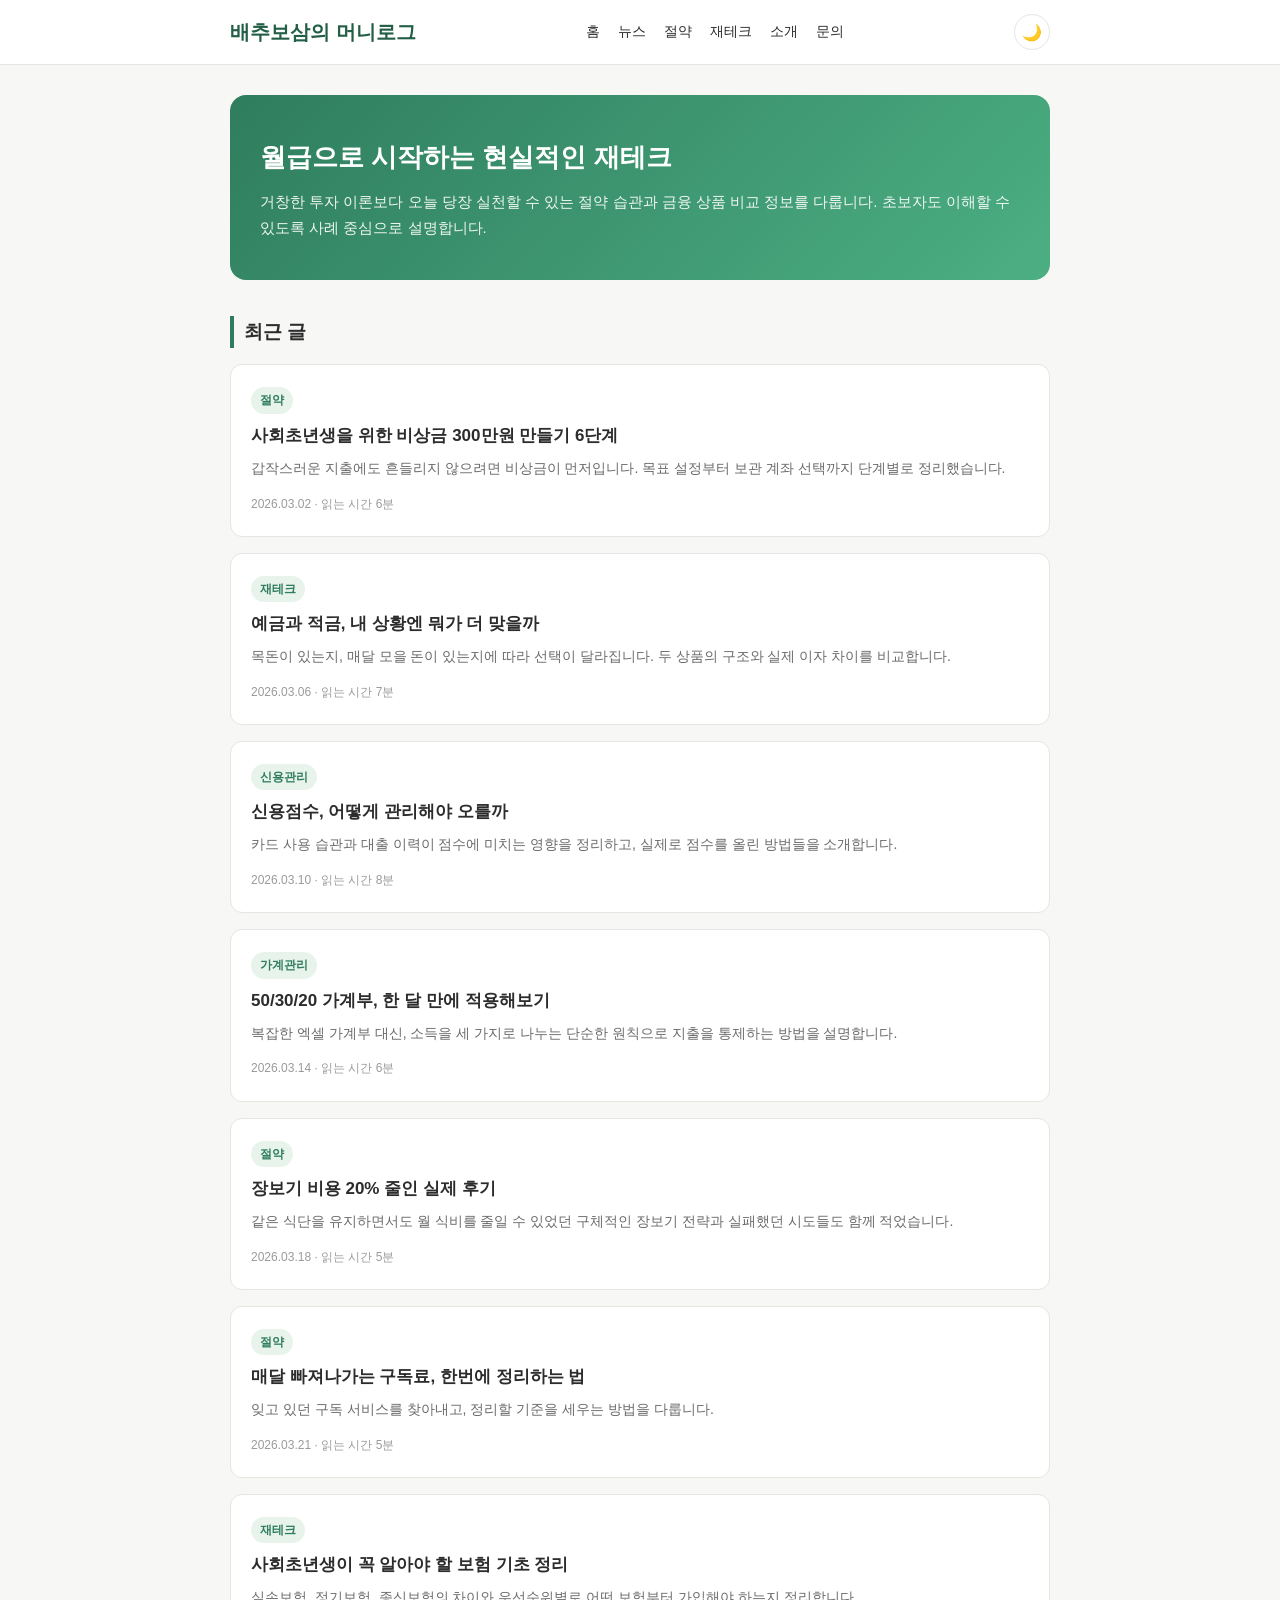
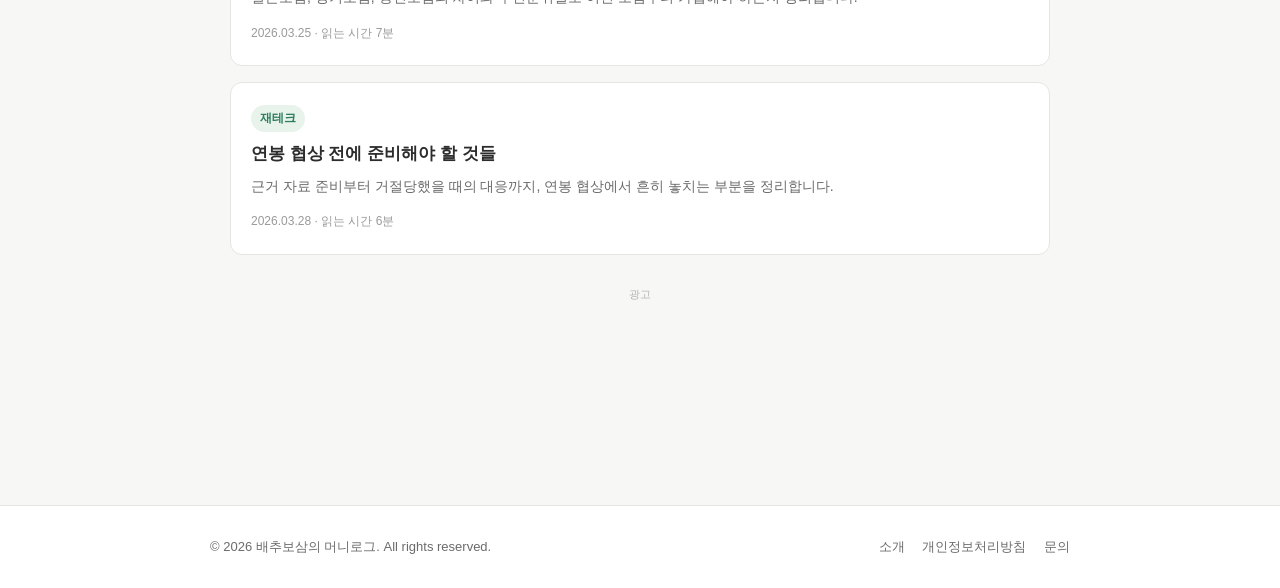
<file: index.html>
<!DOCTYPE html>
<html lang="ko">
<head>
<meta charset="UTF-8">
<script>(function(){var t=localStorage.getItem("theme");if(t==="dark"){document.documentElement.setAttribute("data-theme","dark");}})();</script>
<meta name="google-adsense-account" content="ca-pub-3819932954579285">
<script async src="https://pagead2.googlesyndication.com/pagead/js/adsbygoogle.js?client=ca-pub-3819932954579285" crossorigin="anonymous"></script>
<meta name="viewport" content="width=device-width, initial-scale=1.0">
<title>배추보삼의 머니로그 | 생활비 절약과 재테크 기초 정보 블로그</title>
<meta name="description" content="비상금 마련, 예적금 비교, 신용점수 관리, 가계부 작성법까지 생활 속 재테크 정보를 실제 사례와 함께 정리합니다.">
<link rel="canonical" href="https://example.com/">
<meta property="og:site_name" content="배추보삼의 머니로그">
<meta property="og:title" content="배추보삼의 머니로그 | 생활비 절약과 재테크 기초 정보 블로그">
<meta property="og:description" content="비상금 마련, 예적금 비교, 신용점수 관리, 가계부 작성법까지 생활 속 재테크 정보를 실제 사례와 함께 정리합니다.">
<meta property="og:url" content="https://example.com/">
<meta property="og:type" content="website">
<meta name="twitter:card" content="summary">
<meta name="twitter:title" content="배추보삼의 머니로그 | 생활비 절약과 재테크 기초 정보 블로그">
<meta name="twitter:description" content="비상금 마련, 예적금 비교, 신용점수 관리, 가계부 작성법까지 생활 속 재테크 정보를 실제 사례와 함께 정리합니다.">
<link rel="stylesheet" href="css/style.css">
</head>
<body>

<header class="site-header">
  <div class="nav-wrap">
    <a class="logo" href="index.html">배추보삼의 머니<span>로그</span></a>
    <nav class="main-nav">
      <a href="index.html">홈</a>
      <a href="news.html">뉴스</a>
      <a href="articles/emergency-fund.html">절약</a>
      <a href="articles/savings-vs-deposit.html">재테크</a>
      <a href="about.html">소개</a>
      <a href="contact.html">문의</a>
    </nav>
    <button id="theme-toggle" class="theme-toggle" aria-label="다크모드 전환" type="button"><span class="icon-light">🌙</span><span class="icon-dark">☀️</span></button>
  </div>
</header>

<main>
  <section class="hero">
    <h1>월급으로 시작하는 현실적인 재테크</h1>
    <p>거창한 투자 이론보다 오늘 당장 실천할 수 있는 절약 습관과 금융 상품 비교 정보를 다룹니다. 초보자도 이해할 수 있도록 사례 중심으로 설명합니다.</p>
  </section>

  <h2 class="section-title">최근 글</h2>
  <div class="post-list">

    <article class="post-card">
      <span class="category">절약</span>
      <h3><a href="articles/emergency-fund.html">사회초년생을 위한 비상금 300만원 만들기 6단계</a></h3>
      <p class="excerpt">갑작스러운 지출에도 흔들리지 않으려면 비상금이 먼저입니다. 목표 설정부터 보관 계좌 선택까지 단계별로 정리했습니다.</p>
      <span class="meta">2026.03.02 · 읽는 시간 6분</span>
    </article>

    <article class="post-card">
      <span class="category">재테크</span>
      <h3><a href="articles/savings-vs-deposit.html">예금과 적금, 내 상황엔 뭐가 더 맞을까</a></h3>
      <p class="excerpt">목돈이 있는지, 매달 모을 돈이 있는지에 따라 선택이 달라집니다. 두 상품의 구조와 실제 이자 차이를 비교합니다.</p>
      <span class="meta">2026.03.06 · 읽는 시간 7분</span>
    </article>

    <article class="post-card">
      <span class="category">신용관리</span>
      <h3><a href="articles/credit-score.html">신용점수, 어떻게 관리해야 오를까</a></h3>
      <p class="excerpt">카드 사용 습관과 대출 이력이 점수에 미치는 영향을 정리하고, 실제로 점수를 올린 방법들을 소개합니다.</p>
      <span class="meta">2026.03.10 · 읽는 시간 8분</span>
    </article>

    <article class="post-card">
      <span class="category">가계관리</span>
      <h3><a href="articles/budgeting-method.html">50/30/20 가계부, 한 달 만에 적용해보기</a></h3>
      <p class="excerpt">복잡한 엑셀 가계부 대신, 소득을 세 가지로 나누는 단순한 원칙으로 지출을 통제하는 방법을 설명합니다.</p>
      <span class="meta">2026.03.14 · 읽는 시간 6분</span>
    </article>

    <article class="post-card">
      <span class="category">절약</span>
      <h3><a href="articles/grocery-saving.html">장보기 비용 20% 줄인 실제 후기</a></h3>
      <p class="excerpt">같은 식단을 유지하면서도 월 식비를 줄일 수 있었던 구체적인 장보기 전략과 실패했던 시도들도 함께 적었습니다.</p>
      <span class="meta">2026.03.18 · 읽는 시간 5분</span>
    </article>

    <article class="post-card">
      <span class="category">절약</span>
      <h3><a href="articles/subscription-audit.html">매달 빠져나가는 구독료, 한번에 정리하는 법</a></h3>
      <p class="excerpt">잊고 있던 구독 서비스를 찾아내고, 정리할 기준을 세우는 방법을 다룹니다.</p>
      <span class="meta">2026.03.21 · 읽는 시간 5분</span>
    </article>

    <article class="post-card">
      <span class="category">재테크</span>
      <h3><a href="articles/insurance-basics.html">사회초년생이 꼭 알아야 할 보험 기초 정리</a></h3>
      <p class="excerpt">실손보험, 정기보험, 종신보험의 차이와 우선순위별로 어떤 보험부터 가입해야 하는지 정리합니다.</p>
      <span class="meta">2026.03.25 · 읽는 시간 7분</span>
    </article>

    <article class="post-card">
      <span class="category">재테크</span>
      <h3><a href="articles/salary-negotiation.html">연봉 협상 전에 준비해야 할 것들</a></h3>
      <p class="excerpt">근거 자료 준비부터 거절당했을 때의 대응까지, 연봉 협상에서 흔히 놓치는 부분을 정리합니다.</p>
      <span class="meta">2026.03.28 · 읽는 시간 6분</span>
    </article>

  </div>

  <div class="ad-slot">
    <div class="ad-label">광고</div>
    <!-- AdSense 광고 단위는 콘텐츠 검수 완료 후 삽입 -->
  </div>
</main>

<footer class="site-footer">
  <div class="footer-wrap">
    <div>&copy; 2026 배추보삼의 머니로그. All rights reserved.</div>
    <div class="footer-links">
      <a href="about.html">소개</a>
      <a href="privacy.html">개인정보처리방침</a>
      <a href="contact.html">문의</a>
    </div>
  </div>
</footer>

<script src="js/theme.js"></script>
</body>
</html>
</file>
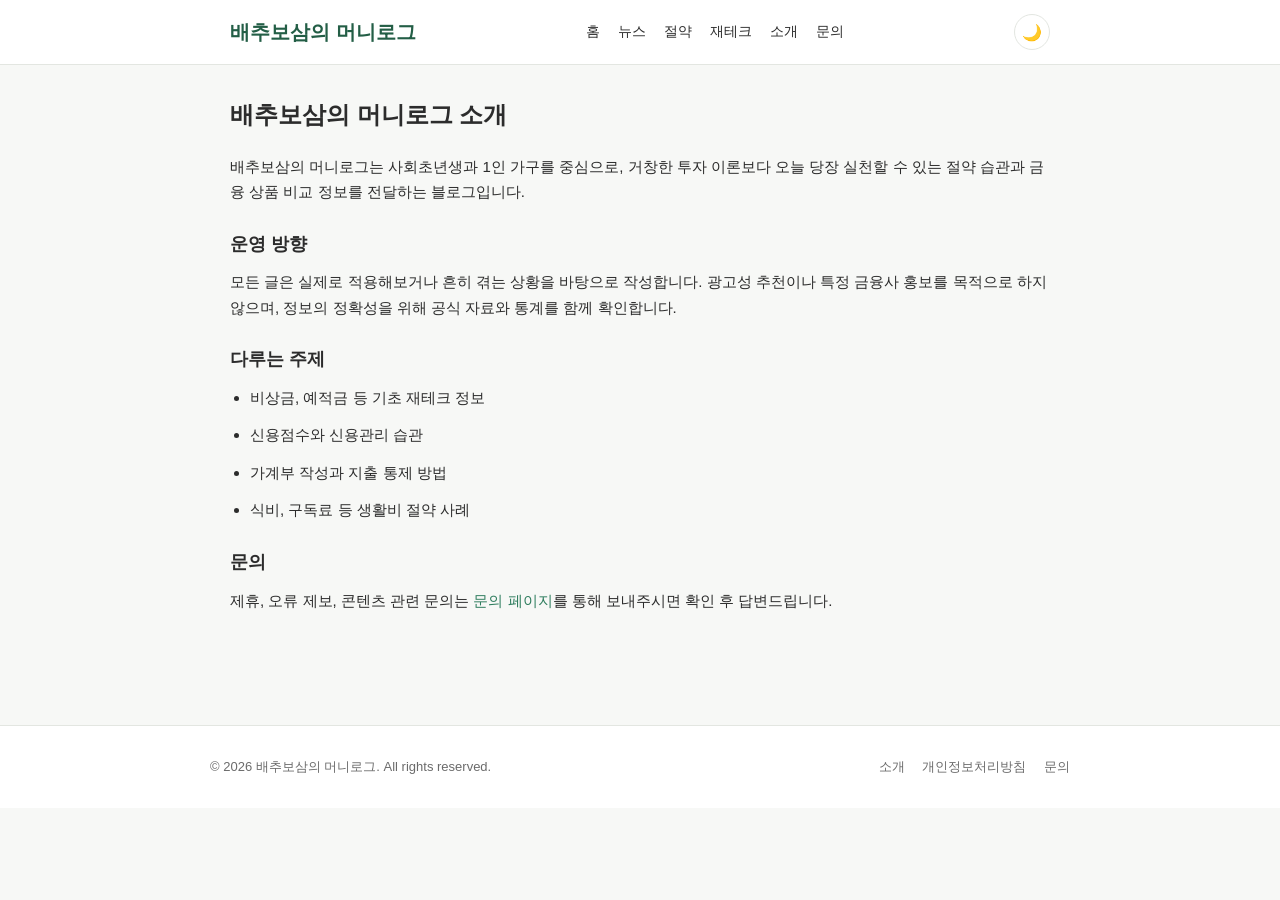
<file: about.html>
<!DOCTYPE html>
<html lang="ko">
<head>
<meta charset="UTF-8">
<script>(function(){var t=localStorage.getItem("theme");if(t==="dark"){document.documentElement.setAttribute("data-theme","dark");}})();</script>
<meta name="google-adsense-account" content="ca-pub-3819932954579285">
<script async src="https://pagead2.googlesyndication.com/pagead/js/adsbygoogle.js?client=ca-pub-3819932954579285" crossorigin="anonymous"></script>
<meta name="viewport" content="width=device-width, initial-scale=1.0">
<title>소개 | 배추보삼의 머니로그</title>
<meta name="description" content="배추보삼의 머니로그는 생활 속 절약과 재테크 정보를 실제 사례 중심으로 전달하는 블로그입니다.">
<link rel="canonical" href="https://example.com/about.html">
<meta property="og:site_name" content="배추보삼의 머니로그">
<meta property="og:title" content="소개 | 배추보삼의 머니로그">
<meta property="og:description" content="배추보삼의 머니로그는 생활 속 절약과 재테크 정보를 실제 사례 중심으로 전달하는 블로그입니다.">
<meta property="og:url" content="https://example.com/about.html">
<meta property="og:type" content="website">
<meta name="twitter:card" content="summary">
<meta name="twitter:title" content="소개 | 배추보삼의 머니로그">
<meta name="twitter:description" content="배추보삼의 머니로그는 생활 속 절약과 재테크 정보를 실제 사례 중심으로 전달하는 블로그입니다.">
<link rel="stylesheet" href="css/style.css">
</head>
<body>

<header class="site-header">
  <div class="nav-wrap">
    <a class="logo" href="index.html">배추보삼의 머니<span>로그</span></a>
    <nav class="main-nav">
      <a href="index.html">홈</a>
      <a href="news.html">뉴스</a>
      <a href="articles/emergency-fund.html">절약</a>
      <a href="articles/savings-vs-deposit.html">재테크</a>
      <a href="about.html">소개</a>
      <a href="contact.html">문의</a>
    </nav>
    <button id="theme-toggle" class="theme-toggle" aria-label="다크모드 전환" type="button"><span class="icon-light">🌙</span><span class="icon-dark">☀️</span></button>
  </div>
</header>

<main class="static-page">
  <h1>배추보삼의 머니로그 소개</h1>
  <p>배추보삼의 머니로그는 사회초년생과 1인 가구를 중심으로, 거창한 투자 이론보다 오늘 당장 실천할 수 있는 절약 습관과 금융 상품 비교 정보를 전달하는 블로그입니다.</p>

  <h2>운영 방향</h2>
  <p>모든 글은 실제로 적용해보거나 흔히 겪는 상황을 바탕으로 작성합니다. 광고성 추천이나 특정 금융사 홍보를 목적으로 하지 않으며, 정보의 정확성을 위해 공식 자료와 통계를 함께 확인합니다.</p>

  <h2>다루는 주제</h2>
  <ul>
    <li>비상금, 예적금 등 기초 재테크 정보</li>
    <li>신용점수와 신용관리 습관</li>
    <li>가계부 작성과 지출 통제 방법</li>
    <li>식비, 구독료 등 생활비 절약 사례</li>
  </ul>

  <h2>문의</h2>
  <p>제휴, 오류 제보, 콘텐츠 관련 문의는 <a href="contact.html">문의 페이지</a>를 통해 보내주시면 확인 후 답변드립니다.</p>
</main>

<footer class="site-footer">
  <div class="footer-wrap">
    <div>&copy; 2026 배추보삼의 머니로그. All rights reserved.</div>
    <div class="footer-links">
      <a href="about.html">소개</a>
      <a href="privacy.html">개인정보처리방침</a>
      <a href="contact.html">문의</a>
    </div>
  </div>
</footer>

<script src="js/theme.js"></script>
</body>
</html>
</file>
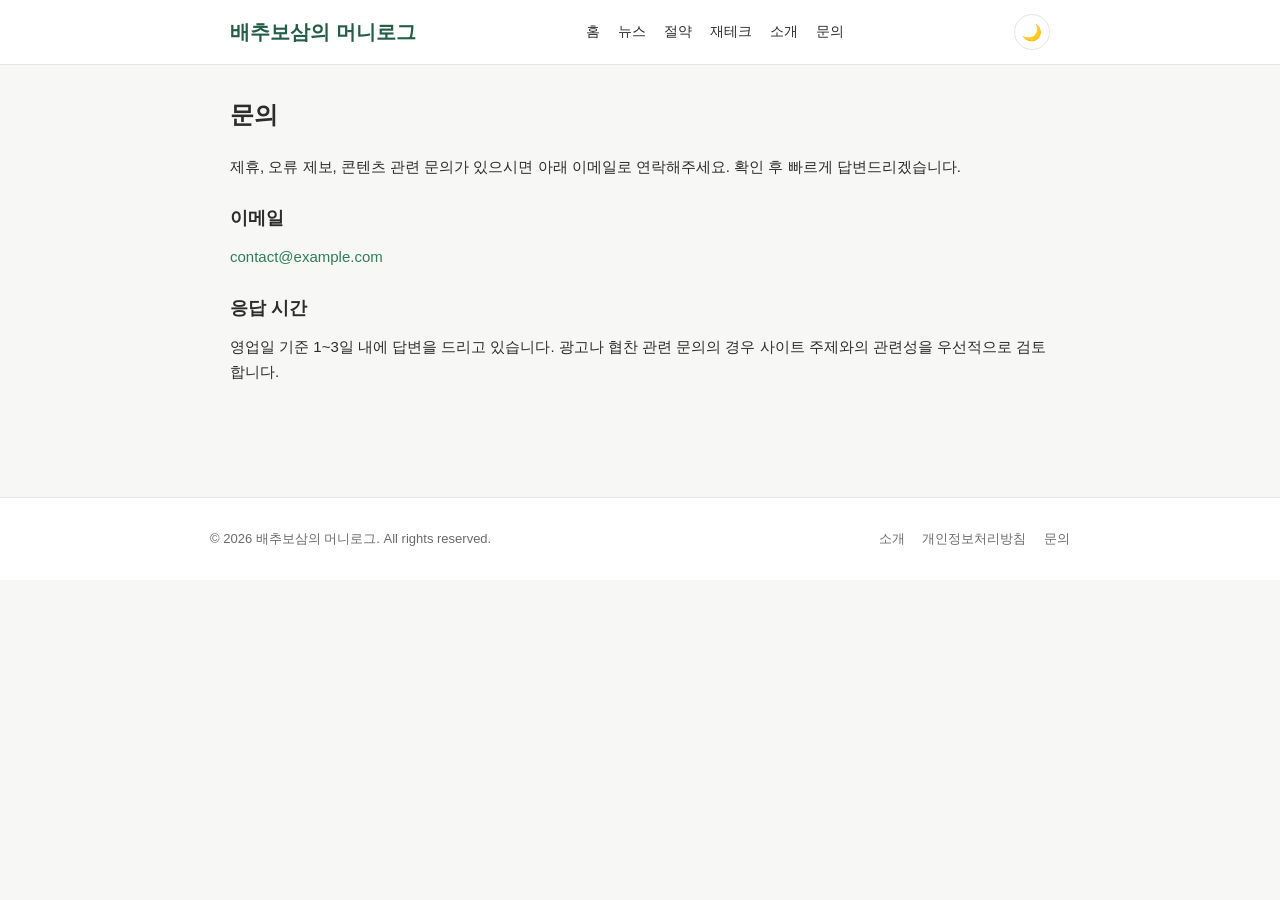
<file: contact.html>
<!DOCTYPE html>
<html lang="ko">
<head>
<meta charset="UTF-8">
<script>(function(){var t=localStorage.getItem("theme");if(t==="dark"){document.documentElement.setAttribute("data-theme","dark");}})();</script>
<meta name="google-adsense-account" content="ca-pub-3819932954579285">
<script async src="https://pagead2.googlesyndication.com/pagead/js/adsbygoogle.js?client=ca-pub-3819932954579285" crossorigin="anonymous"></script>
<meta name="viewport" content="width=device-width, initial-scale=1.0">
<title>문의 | 배추보삼의 머니로그</title>
<meta name="description" content="배추보삼의 머니로그에 제휴, 오류 제보, 콘텐츠 관련 문의를 남길 수 있는 페이지입니다.">
<link rel="canonical" href="https://example.com/contact.html">
<meta property="og:site_name" content="배추보삼의 머니로그">
<meta property="og:title" content="문의 | 배추보삼의 머니로그">
<meta property="og:description" content="배추보삼의 머니로그에 제휴, 오류 제보, 콘텐츠 관련 문의를 남길 수 있는 페이지입니다.">
<meta property="og:url" content="https://example.com/contact.html">
<meta property="og:type" content="website">
<meta name="twitter:card" content="summary">
<meta name="twitter:title" content="문의 | 배추보삼의 머니로그">
<meta name="twitter:description" content="배추보삼의 머니로그에 제휴, 오류 제보, 콘텐츠 관련 문의를 남길 수 있는 페이지입니다.">
<link rel="stylesheet" href="css/style.css">
</head>
<body>

<header class="site-header">
  <div class="nav-wrap">
    <a class="logo" href="index.html">배추보삼의 머니<span>로그</span></a>
    <nav class="main-nav">
      <a href="index.html">홈</a>
      <a href="news.html">뉴스</a>
      <a href="articles/emergency-fund.html">절약</a>
      <a href="articles/savings-vs-deposit.html">재테크</a>
      <a href="about.html">소개</a>
      <a href="contact.html">문의</a>
    </nav>
    <button id="theme-toggle" class="theme-toggle" aria-label="다크모드 전환" type="button"><span class="icon-light">🌙</span><span class="icon-dark">☀️</span></button>
  </div>
</header>

<main class="static-page">
  <h1>문의</h1>
  <p>제휴, 오류 제보, 콘텐츠 관련 문의가 있으시면 아래 이메일로 연락해주세요. 확인 후 빠르게 답변드리겠습니다.</p>

  <h2>이메일</h2>
  <p><a href="mailto:contact@example.com">contact@example.com</a></p>

  <h2>응답 시간</h2>
  <p>영업일 기준 1~3일 내에 답변을 드리고 있습니다. 광고나 협찬 관련 문의의 경우 사이트 주제와의 관련성을 우선적으로 검토합니다.</p>
</main>

<footer class="site-footer">
  <div class="footer-wrap">
    <div>&copy; 2026 배추보삼의 머니로그. All rights reserved.</div>
    <div class="footer-links">
      <a href="about.html">소개</a>
      <a href="privacy.html">개인정보처리방침</a>
      <a href="contact.html">문의</a>
    </div>
  </div>
</footer>

<script src="js/theme.js"></script>
</body>
</html>
</file>
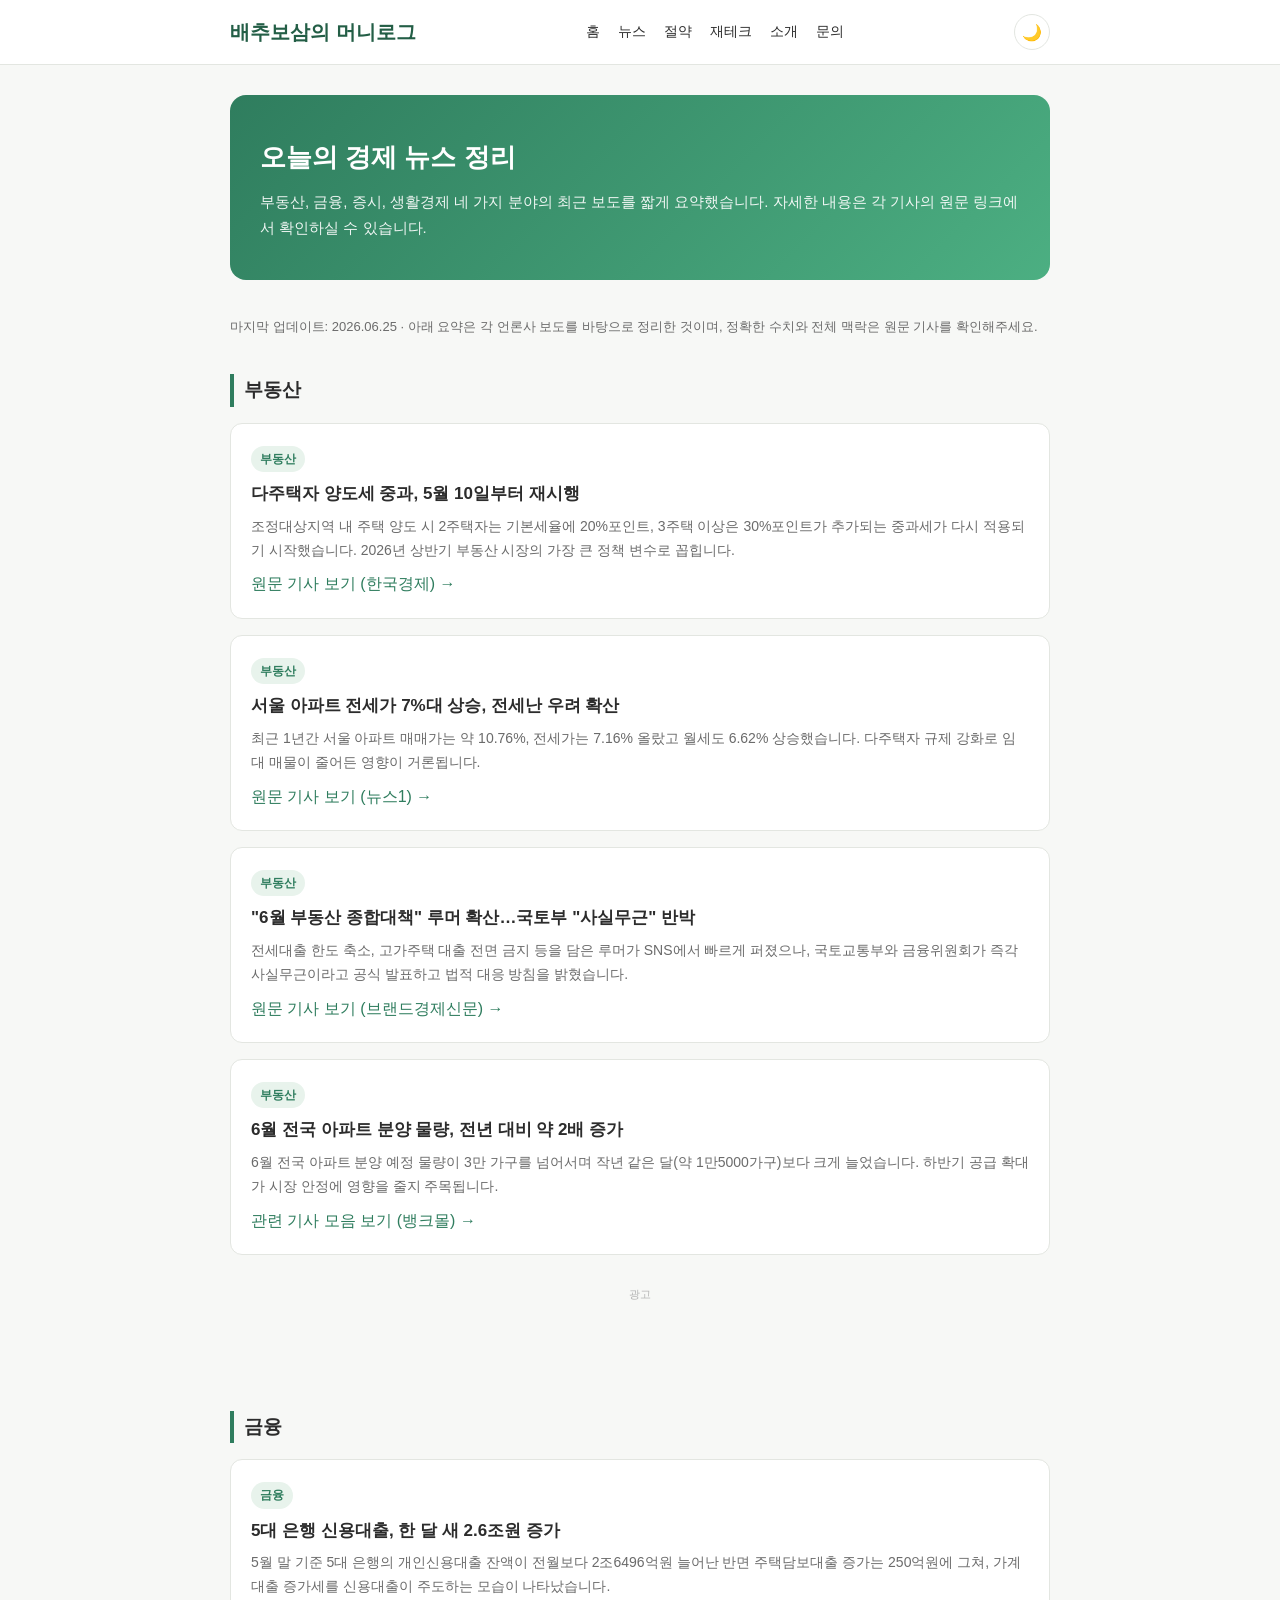
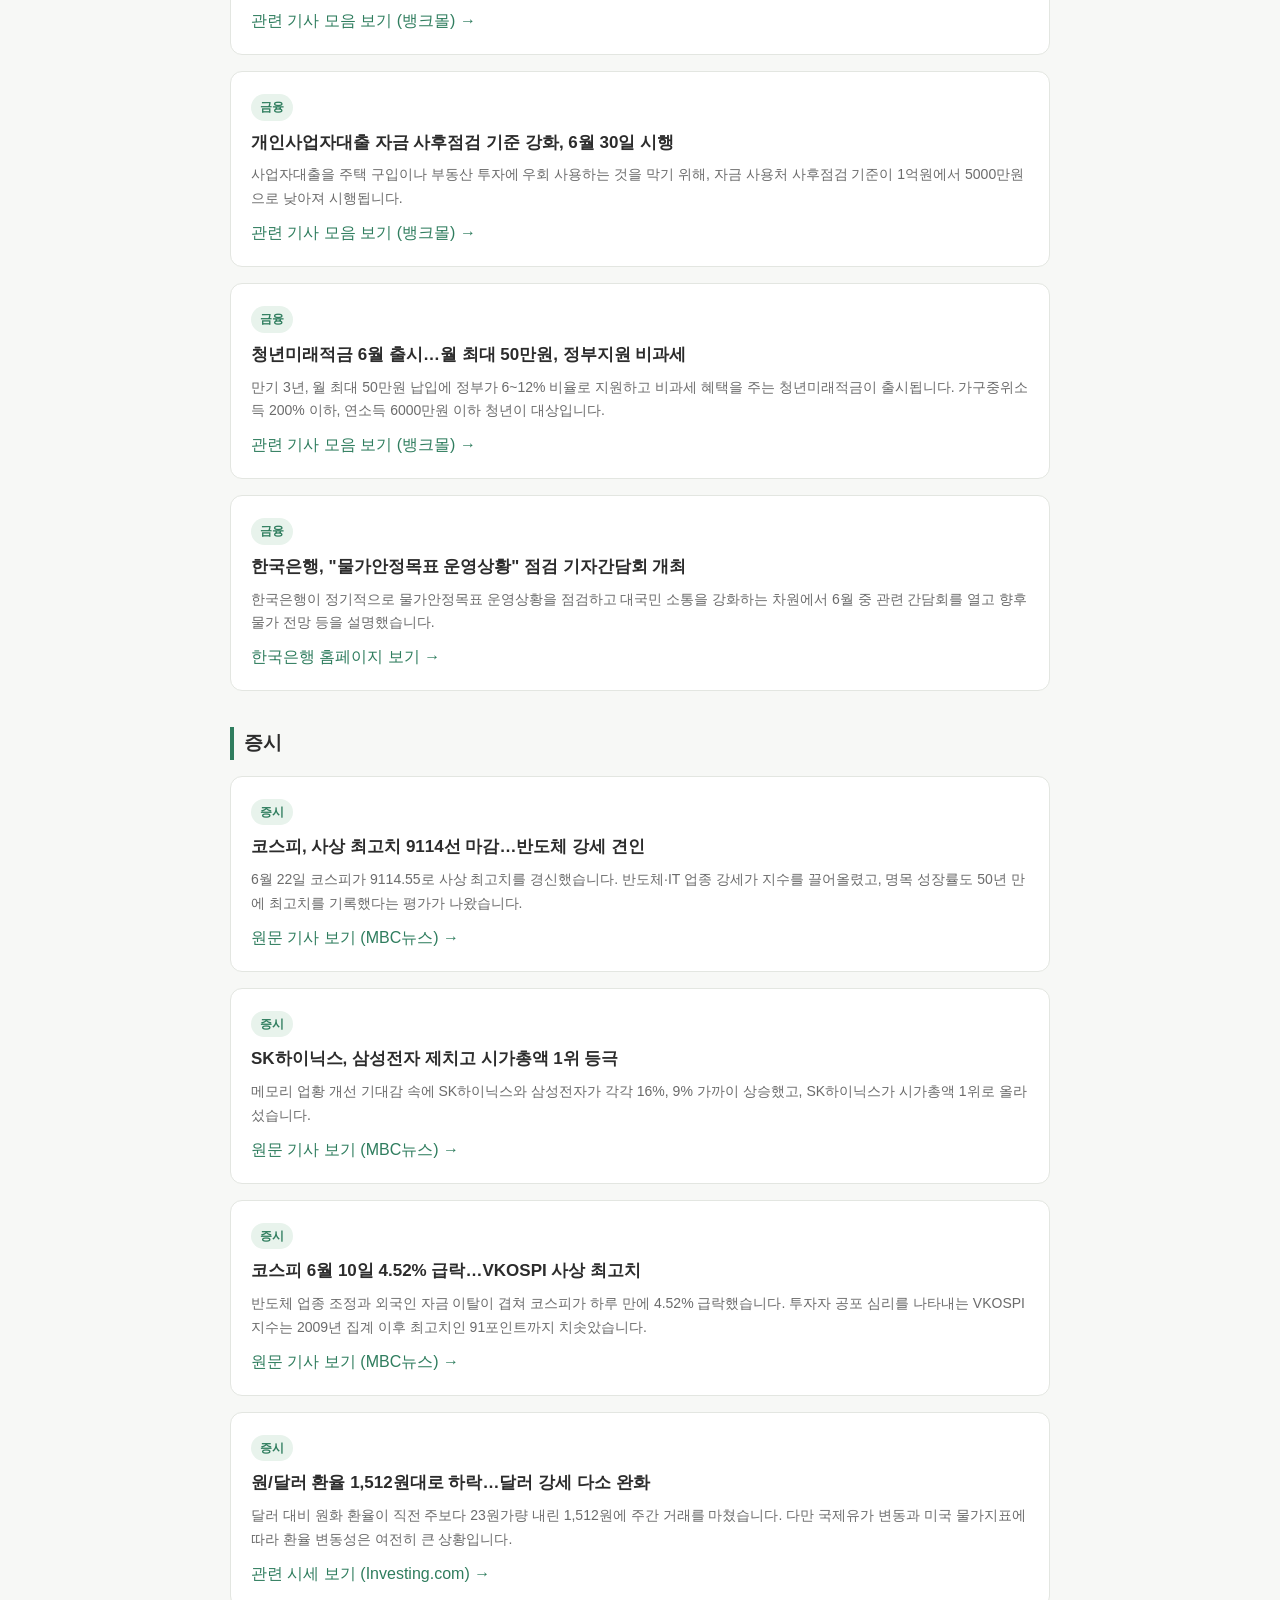
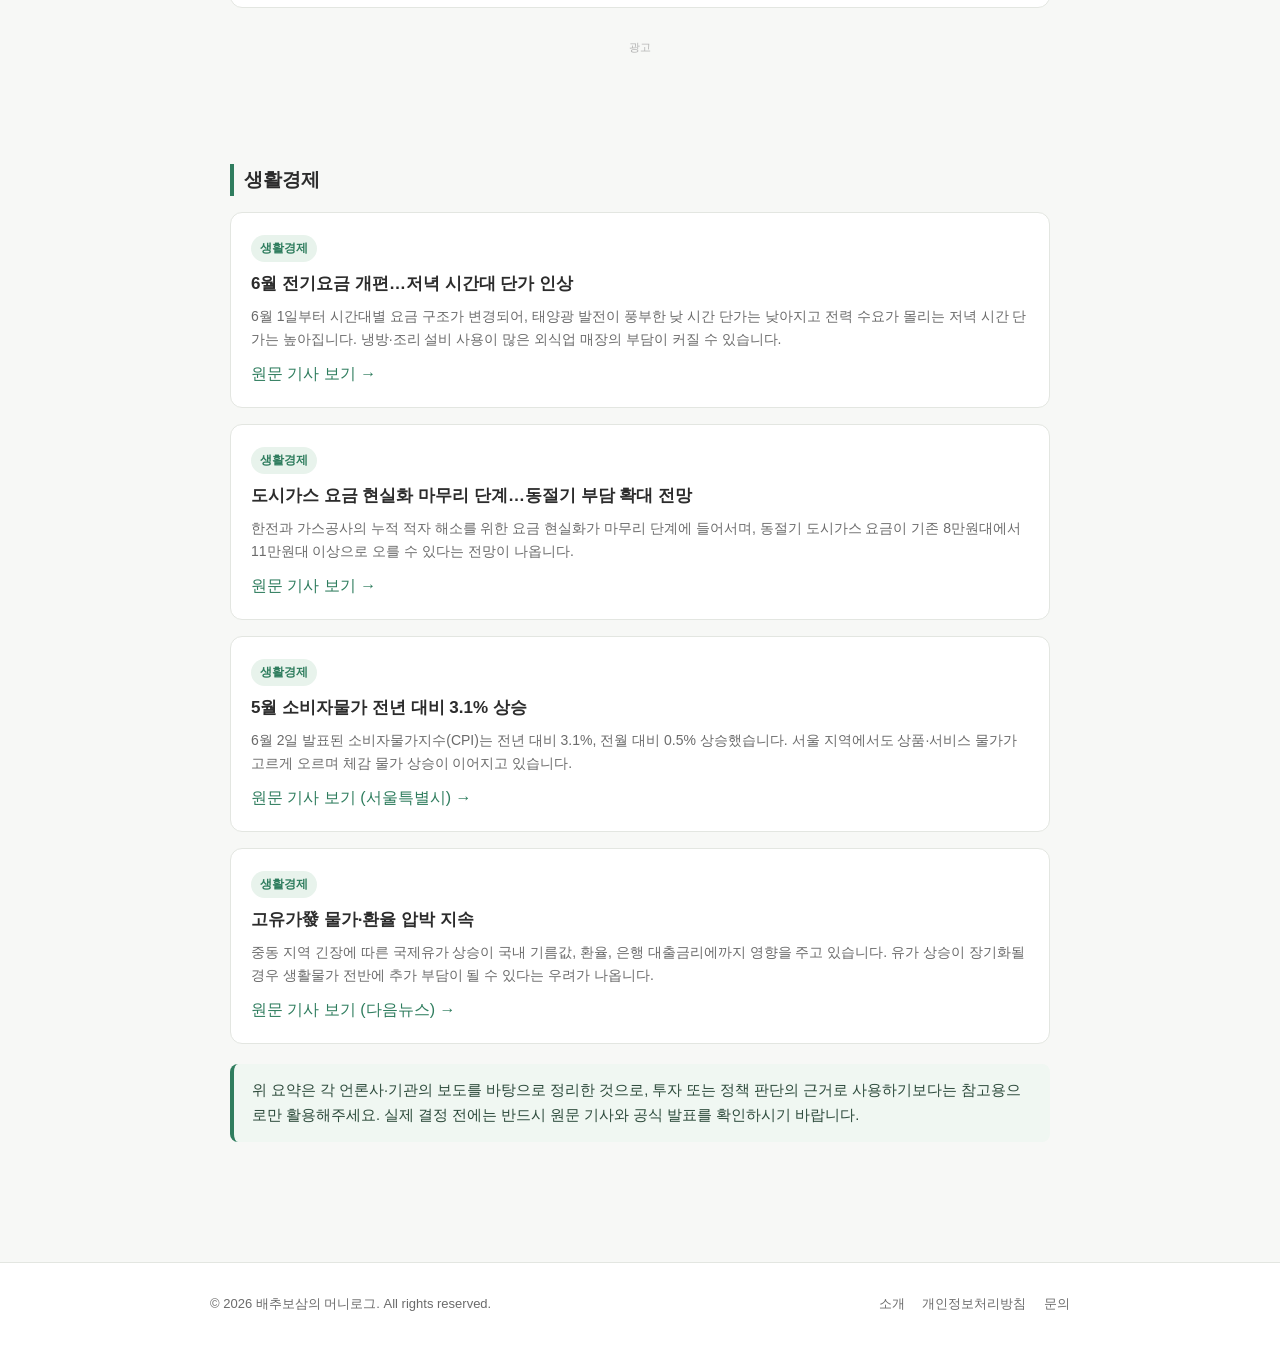
<file: news.html>
<!DOCTYPE html>
<html lang="ko">
<head>
<meta charset="UTF-8">
<script>(function(){var t=localStorage.getItem("theme");if(t==="dark"){document.documentElement.setAttribute("data-theme","dark");}})();</script>
<meta name="google-adsense-account" content="ca-pub-3819932954579285">
<script async src="https://pagead2.googlesyndication.com/pagead/js/adsbygoogle.js?client=ca-pub-3819932954579285" crossorigin="anonymous"></script>
<meta name="viewport" content="width=device-width, initial-scale=1.0">
<title>경제 뉴스 정리 | 배추보삼의 머니로그</title>
<meta name="description" content="부동산, 금융, 증시, 생활경제 분야의 최신 경제 뉴스를 카테고리별로 요약하고 원문 링크를 정리합니다.">
<link rel="canonical" href="https://example.com/news.html">
<meta property="og:site_name" content="배추보삼의 머니로그">
<meta property="og:title" content="경제 뉴스 정리 | 배추보삼의 머니로그">
<meta property="og:description" content="부동산, 금융, 증시, 생활경제 분야의 최신 경제 뉴스를 카테고리별로 요약하고 원문 링크를 정리합니다.">
<meta property="og:url" content="https://example.com/news.html">
<meta property="og:type" content="website">
<meta name="twitter:card" content="summary">
<meta name="twitter:title" content="경제 뉴스 정리 | 배추보삼의 머니로그">
<meta name="twitter:description" content="부동산, 금융, 증시, 생활경제 분야의 최신 경제 뉴스를 카테고리별로 요약하고 원문 링크를 정리합니다.">
<link rel="stylesheet" href="css/style.css">
</head>
<body>

<header class="site-header">
  <div class="nav-wrap">
    <a class="logo" href="index.html">배추보삼의 머니<span>로그</span></a>
    <nav class="main-nav">
      <a href="index.html">홈</a>
      <a href="news.html">뉴스</a>
      <a href="articles/emergency-fund.html">절약</a>
      <a href="articles/savings-vs-deposit.html">재테크</a>
      <a href="about.html">소개</a>
      <a href="contact.html">문의</a>
    </nav>
    <button id="theme-toggle" class="theme-toggle" aria-label="다크모드 전환" type="button"><span class="icon-light">🌙</span><span class="icon-dark">☀️</span></button>
  </div>
</header>

<main>
  <section class="hero">
    <h1>오늘의 경제 뉴스 정리</h1>
    <p>부동산, 금융, 증시, 생활경제 네 가지 분야의 최근 보도를 짧게 요약했습니다. 자세한 내용은 각 기사의 원문 링크에서 확인하실 수 있습니다.</p>
  </section>

  <p style="font-size:13px; color:var(--color-muted); margin-bottom:10px;">마지막 업데이트: 2026.06.25 · 아래 요약은 각 언론사 보도를 바탕으로 정리한 것이며, 정확한 수치와 전체 맥락은 원문 기사를 확인해주세요.</p>

  <h2 class="section-title" id="realestate">부동산</h2>
  <div class="post-list">
    <article class="post-card">
      <span class="category">부동산</span>
      <h3>다주택자 양도세 중과, 5월 10일부터 재시행</h3>
      <p class="excerpt">조정대상지역 내 주택 양도 시 2주택자는 기본세율에 20%포인트, 3주택 이상은 30%포인트가 추가되는 중과세가 다시 적용되기 시작했습니다. 2026년 상반기 부동산 시장의 가장 큰 정책 변수로 꼽힙니다.</p>
      <a href="https://www.hankyung.com/article/2026062212491" target="_blank" rel="noopener noreferrer">원문 기사 보기 (한국경제) →</a>
    </article>

    <article class="post-card">
      <span class="category">부동산</span>
      <h3>서울 아파트 전세가 7%대 상승, 전세난 우려 확산</h3>
      <p class="excerpt">최근 1년간 서울 아파트 매매가는 약 10.76%, 전세가는 7.16% 올랐고 월세도 6.62% 상승했습니다. 다주택자 규제 강화로 임대 매물이 줄어든 영향이 거론됩니다.</p>
      <a href="https://www.news1.kr/realestate/general/6024386" target="_blank" rel="noopener noreferrer">원문 기사 보기 (뉴스1) →</a>
    </article>

    <article class="post-card">
      <span class="category">부동산</span>
      <h3>"6월 부동산 종합대책" 루머 확산…국토부 "사실무근" 반박</h3>
      <p class="excerpt">전세대출 한도 축소, 고가주택 대출 전면 금지 등을 담은 루머가 SNS에서 빠르게 퍼졌으나, 국토교통부와 금융위원회가 즉각 사실무근이라고 공식 발표하고 법적 대응 방침을 밝혔습니다.</p>
      <a href="https://www.benews.co.kr/news/511439" target="_blank" rel="noopener noreferrer">원문 기사 보기 (브랜드경제신문) →</a>
    </article>

    <article class="post-card">
      <span class="category">부동산</span>
      <h3>6월 전국 아파트 분양 물량, 전년 대비 약 2배 증가</h3>
      <p class="excerpt">6월 전국 아파트 분양 예정 물량이 3만 가구를 넘어서며 작년 같은 달(약 1만5000가구)보다 크게 늘었습니다. 하반기 공급 확대가 시장 안정에 영향을 줄지 주목됩니다.</p>
      <a href="https://www.bank-mall.co.kr/plus/blog/12661" target="_blank" rel="noopener noreferrer">관련 기사 모음 보기 (뱅크몰) →</a>
    </article>
  </div>

  <div class="ad-slot">
    <div class="ad-label">광고</div>
  </div>

  <h2 class="section-title" id="finance">금융</h2>
  <div class="post-list">
    <article class="post-card">
      <span class="category">금융</span>
      <h3>5대 은행 신용대출, 한 달 새 2.6조원 증가</h3>
      <p class="excerpt">5월 말 기준 5대 은행의 개인신용대출 잔액이 전월보다 2조6496억원 늘어난 반면 주택담보대출 증가는 250억원에 그쳐, 가계대출 증가세를 신용대출이 주도하는 모습이 나타났습니다.</p>
      <a href="https://www.bank-mall.co.kr/plus/blog/12699" target="_blank" rel="noopener noreferrer">관련 기사 모음 보기 (뱅크몰) →</a>
    </article>

    <article class="post-card">
      <span class="category">금융</span>
      <h3>개인사업자대출 자금 사후점검 기준 강화, 6월 30일 시행</h3>
      <p class="excerpt">사업자대출을 주택 구입이나 부동산 투자에 우회 사용하는 것을 막기 위해, 자금 사용처 사후점검 기준이 1억원에서 5000만원으로 낮아져 시행됩니다.</p>
      <a href="https://www.bank-mall.co.kr/plus/blog/12690" target="_blank" rel="noopener noreferrer">관련 기사 모음 보기 (뱅크몰) →</a>
    </article>

    <article class="post-card">
      <span class="category">금융</span>
      <h3>청년미래적금 6월 출시…월 최대 50만원, 정부지원 비과세</h3>
      <p class="excerpt">만기 3년, 월 최대 50만원 납입에 정부가 6~12% 비율로 지원하고 비과세 혜택을 주는 청년미래적금이 출시됩니다. 가구중위소득 200% 이하, 연소득 6000만원 이하 청년이 대상입니다.</p>
      <a href="https://www.bank-mall.co.kr/plus/blog/12673" target="_blank" rel="noopener noreferrer">관련 기사 모음 보기 (뱅크몰) →</a>
    </article>

    <article class="post-card">
      <span class="category">금융</span>
      <h3>한국은행, "물가안정목표 운영상황" 점검 기자간담회 개최</h3>
      <p class="excerpt">한국은행이 정기적으로 물가안정목표 운영상황을 점검하고 대국민 소통을 강화하는 차원에서 6월 중 관련 간담회를 열고 향후 물가 전망 등을 설명했습니다.</p>
      <a href="https://www.bok.or.kr/portal/main/main.do" target="_blank" rel="noopener noreferrer">한국은행 홈페이지 보기 →</a>
    </article>
  </div>

  <h2 class="section-title" id="stock">증시</h2>
  <div class="post-list">
    <article class="post-card">
      <span class="category">증시</span>
      <h3>코스피, 사상 최고치 9114선 마감…반도체 강세 견인</h3>
      <p class="excerpt">6월 22일 코스피가 9114.55로 사상 최고치를 경신했습니다. 반도체·IT 업종 강세가 지수를 끌어올렸고, 명목 성장률도 50년 만에 최고치를 기록했다는 평가가 나왔습니다.</p>
      <a href="https://imnews.imbc.com/replay/2026/nwdesk/article/6828934_37004.html" target="_blank" rel="noopener noreferrer">원문 기사 보기 (MBC뉴스) →</a>
    </article>

    <article class="post-card">
      <span class="category">증시</span>
      <h3>SK하이닉스, 삼성전자 제치고 시가총액 1위 등극</h3>
      <p class="excerpt">메모리 업황 개선 기대감 속에 SK하이닉스와 삼성전자가 각각 16%, 9% 가까이 상승했고, SK하이닉스가 시가총액 1위로 올라섰습니다.</p>
      <a href="https://imnews.imbc.com/replay/2026/nwdesk/article/6828934_37004.html" target="_blank" rel="noopener noreferrer">원문 기사 보기 (MBC뉴스) →</a>
    </article>

    <article class="post-card">
      <span class="category">증시</span>
      <h3>코스피 6월 10일 4.52% 급락…VKOSPI 사상 최고치</h3>
      <p class="excerpt">반도체 업종 조정과 외국인 자금 이탈이 겹쳐 코스피가 하루 만에 4.52% 급락했습니다. 투자자 공포 심리를 나타내는 VKOSPI 지수는 2009년 집계 이후 최고치인 91포인트까지 치솟았습니다.</p>
      <a href="https://imnews.imbc.com/news/2026/econo/article/6829118_36932.html" target="_blank" rel="noopener noreferrer">원문 기사 보기 (MBC뉴스) →</a>
    </article>

    <article class="post-card">
      <span class="category">증시</span>
      <h3>원/달러 환율 1,512원대로 하락…달러 강세 다소 완화</h3>
      <p class="excerpt">달러 대비 원화 환율이 직전 주보다 23원가량 내린 1,512원에 주간 거래를 마쳤습니다. 다만 국제유가 변동과 미국 물가지표에 따라 환율 변동성은 여전히 큰 상황입니다.</p>
      <a href="https://kr.investing.com/indices/kospi" target="_blank" rel="noopener noreferrer">관련 시세 보기 (Investing.com) →</a>
    </article>
  </div>

  <div class="ad-slot">
    <div class="ad-label">광고</div>
  </div>

  <h2 class="section-title" id="living">생활경제</h2>
  <div class="post-list">
    <article class="post-card">
      <span class="category">생활경제</span>
      <h3>6월 전기요금 개편…저녁 시간대 단가 인상</h3>
      <p class="excerpt">6월 1일부터 시간대별 요금 구조가 변경되어, 태양광 발전이 풍부한 낮 시간 단가는 낮아지고 전력 수요가 몰리는 저녁 시간 단가는 높아집니다. 냉방·조리 설비 사용이 많은 외식업 매장의 부담이 커질 수 있습니다.</p>
      <a href="https://www.ewangmart.com/blog/market/%EC%A0%84%EA%B8%B0%EC%9A%94%EA%B8%88-%EA%B0%9C%ED%8E%B8-%EC%B4%9D%EC%A0%95%EB%A6%AC-2026-%EC%8B%9D%EB%8B%B9-%EC%A0%84%EA%B8%B0%EC%9A%94%EA%B8%88-%EC%A0%88%EA%B0%90-%ED%95%B5%EC%8B%AC-%EC%A0%84/" target="_blank" rel="noopener noreferrer">원문 기사 보기 →</a>
    </article>

    <article class="post-card">
      <span class="category">생활경제</span>
      <h3>도시가스 요금 현실화 마무리 단계…동절기 부담 확대 전망</h3>
      <p class="excerpt">한전과 가스공사의 누적 적자 해소를 위한 요금 현실화가 마무리 단계에 들어서며, 동절기 도시가스 요금이 기존 8만원대에서 11만원대 이상으로 오를 수 있다는 전망이 나옵니다.</p>
      <a href="https://letsgetrichleofam.com/entry/2026%EB%85%84-%EC%A0%84%EA%B8%B0%C2%B7%EA%B0%80%EC%8A%A4%EC%9A%94%EA%B8%88-%EC%A0%95%EC%B1%85-%EB%B3%80%ED%99%94" target="_blank" rel="noopener noreferrer">원문 기사 보기 →</a>
    </article>

    <article class="post-card">
      <span class="category">생활경제</span>
      <h3>5월 소비자물가 전년 대비 3.1% 상승</h3>
      <p class="excerpt">6월 2일 발표된 소비자물가지수(CPI)는 전년 대비 3.1%, 전월 대비 0.5% 상승했습니다. 서울 지역에서도 상품·서비스 물가가 고르게 오르며 체감 물가 상승이 이어지고 있습니다.</p>
      <a href="https://news.seoul.go.kr/economy/archives/573081" target="_blank" rel="noopener noreferrer">원문 기사 보기 (서울특별시) →</a>
    </article>

    <article class="post-card">
      <span class="category">생활경제</span>
      <h3>고유가發 물가·환율 압박 지속</h3>
      <p class="excerpt">중동 지역 긴장에 따른 국제유가 상승이 국내 기름값, 환율, 은행 대출금리에까지 영향을 주고 있습니다. 유가 상승이 장기화될 경우 생활물가 전반에 추가 부담이 될 수 있다는 우려가 나옵니다.</p>
      <a href="https://v.daum.net/v/20260425050316945" target="_blank" rel="noopener noreferrer">원문 기사 보기 (다음뉴스) →</a>
    </article>
  </div>

  <div class="callout">위 요약은 각 언론사·기관의 보도를 바탕으로 정리한 것으로, 투자 또는 정책 판단의 근거로 사용하기보다는 참고용으로만 활용해주세요. 실제 결정 전에는 반드시 원문 기사와 공식 발표를 확인하시기 바랍니다.</div>
</main>

<footer class="site-footer">
  <div class="footer-wrap">
    <div>&copy; 2026 배추보삼의 머니로그. All rights reserved.</div>
    <div class="footer-links">
      <a href="about.html">소개</a>
      <a href="privacy.html">개인정보처리방침</a>
      <a href="contact.html">문의</a>
    </div>
  </div>
</footer>

<script src="js/theme.js"></script>
</body>
</html>
</file>
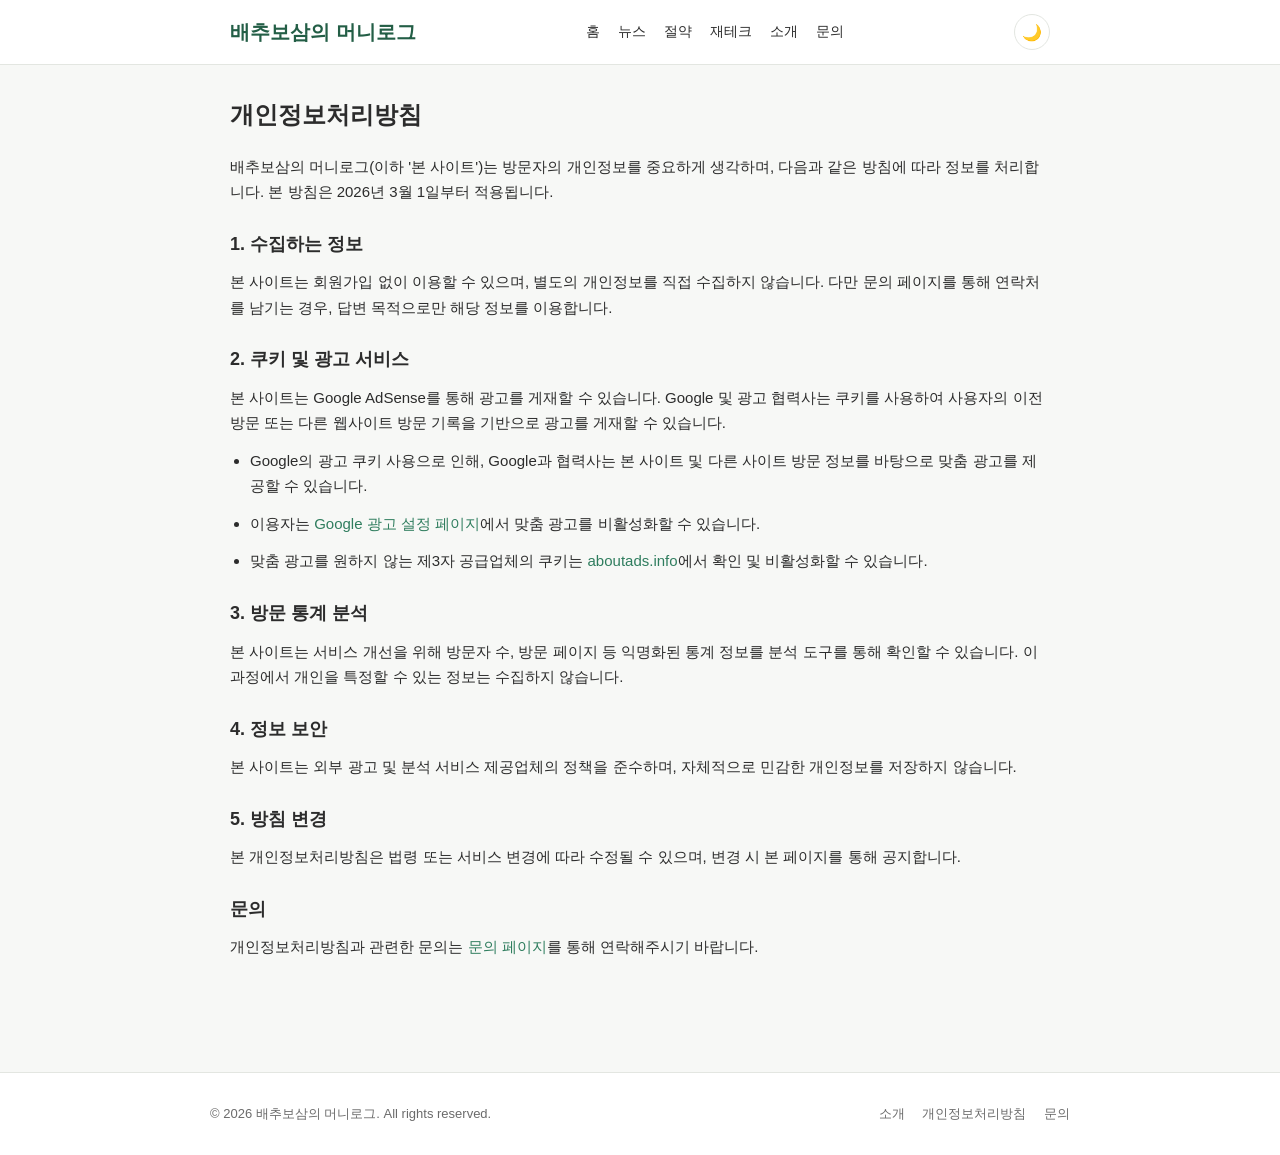
<file: privacy.html>
<!DOCTYPE html>
<html lang="ko">
<head>
<meta charset="UTF-8">
<script>(function(){var t=localStorage.getItem("theme");if(t==="dark"){document.documentElement.setAttribute("data-theme","dark");}})();</script>
<meta name="google-adsense-account" content="ca-pub-3819932954579285">
<script async src="https://pagead2.googlesyndication.com/pagead/js/adsbygoogle.js?client=ca-pub-3819932954579285" crossorigin="anonymous"></script>
<meta name="viewport" content="width=device-width, initial-scale=1.0">
<title>개인정보처리방침 | 배추보삼의 머니로그</title>
<meta name="description" content="배추보삼의 머니로그의 개인정보 수집 및 쿠키, 광고 서비스 이용에 대한 안내입니다.">
<link rel="canonical" href="https://example.com/privacy.html">
<meta property="og:site_name" content="배추보삼의 머니로그">
<meta property="og:title" content="개인정보처리방침 | 배추보삼의 머니로그">
<meta property="og:description" content="배추보삼의 머니로그의 개인정보 수집 및 쿠키, 광고 서비스 이용에 대한 안내입니다.">
<meta property="og:url" content="https://example.com/privacy.html">
<meta property="og:type" content="website">
<meta name="twitter:card" content="summary">
<meta name="twitter:title" content="개인정보처리방침 | 배추보삼의 머니로그">
<meta name="twitter:description" content="배추보삼의 머니로그의 개인정보 수집 및 쿠키, 광고 서비스 이용에 대한 안내입니다.">
<link rel="stylesheet" href="css/style.css">
</head>
<body>

<header class="site-header">
  <div class="nav-wrap">
    <a class="logo" href="index.html">배추보삼의 머니<span>로그</span></a>
    <nav class="main-nav">
      <a href="index.html">홈</a>
      <a href="news.html">뉴스</a>
      <a href="articles/emergency-fund.html">절약</a>
      <a href="articles/savings-vs-deposit.html">재테크</a>
      <a href="about.html">소개</a>
      <a href="contact.html">문의</a>
    </nav>
    <button id="theme-toggle" class="theme-toggle" aria-label="다크모드 전환" type="button"><span class="icon-light">🌙</span><span class="icon-dark">☀️</span></button>
  </div>
</header>

<main class="static-page">
  <h1>개인정보처리방침</h1>
  <p>배추보삼의 머니로그(이하 '본 사이트')는 방문자의 개인정보를 중요하게 생각하며, 다음과 같은 방침에 따라 정보를 처리합니다. 본 방침은 2026년 3월 1일부터 적용됩니다.</p>

  <h2>1. 수집하는 정보</h2>
  <p>본 사이트는 회원가입 없이 이용할 수 있으며, 별도의 개인정보를 직접 수집하지 않습니다. 다만 문의 페이지를 통해 연락처를 남기는 경우, 답변 목적으로만 해당 정보를 이용합니다.</p>

  <h2>2. 쿠키 및 광고 서비스</h2>
  <p>본 사이트는 Google AdSense를 통해 광고를 게재할 수 있습니다. Google 및 광고 협력사는 쿠키를 사용하여 사용자의 이전 방문 또는 다른 웹사이트 방문 기록을 기반으로 광고를 게재할 수 있습니다.</p>
  <ul>
    <li>Google의 광고 쿠키 사용으로 인해, Google과 협력사는 본 사이트 및 다른 사이트 방문 정보를 바탕으로 맞춤 광고를 제공할 수 있습니다.</li>
    <li>이용자는 <a href="https://adssettings.google.com/" target="_blank" rel="noopener">Google 광고 설정 페이지</a>에서 맞춤 광고를 비활성화할 수 있습니다.</li>
    <li>맞춤 광고를 원하지 않는 제3자 공급업체의 쿠키는 <a href="https://www.aboutads.info/choices/" target="_blank" rel="noopener">aboutads.info</a>에서 확인 및 비활성화할 수 있습니다.</li>
  </ul>

  <h2>3. 방문 통계 분석</h2>
  <p>본 사이트는 서비스 개선을 위해 방문자 수, 방문 페이지 등 익명화된 통계 정보를 분석 도구를 통해 확인할 수 있습니다. 이 과정에서 개인을 특정할 수 있는 정보는 수집하지 않습니다.</p>

  <h2>4. 정보 보안</h2>
  <p>본 사이트는 외부 광고 및 분석 서비스 제공업체의 정책을 준수하며, 자체적으로 민감한 개인정보를 저장하지 않습니다.</p>

  <h2>5. 방침 변경</h2>
  <p>본 개인정보처리방침은 법령 또는 서비스 변경에 따라 수정될 수 있으며, 변경 시 본 페이지를 통해 공지합니다.</p>

  <h2>문의</h2>
  <p>개인정보처리방침과 관련한 문의는 <a href="contact.html">문의 페이지</a>를 통해 연락해주시기 바랍니다.</p>
</main>

<footer class="site-footer">
  <div class="footer-wrap">
    <div>&copy; 2026 배추보삼의 머니로그. All rights reserved.</div>
    <div class="footer-links">
      <a href="about.html">소개</a>
      <a href="privacy.html">개인정보처리방침</a>
      <a href="contact.html">문의</a>
    </div>
  </div>
</footer>

<script src="js/theme.js"></script>
</body>
</html>
</file>
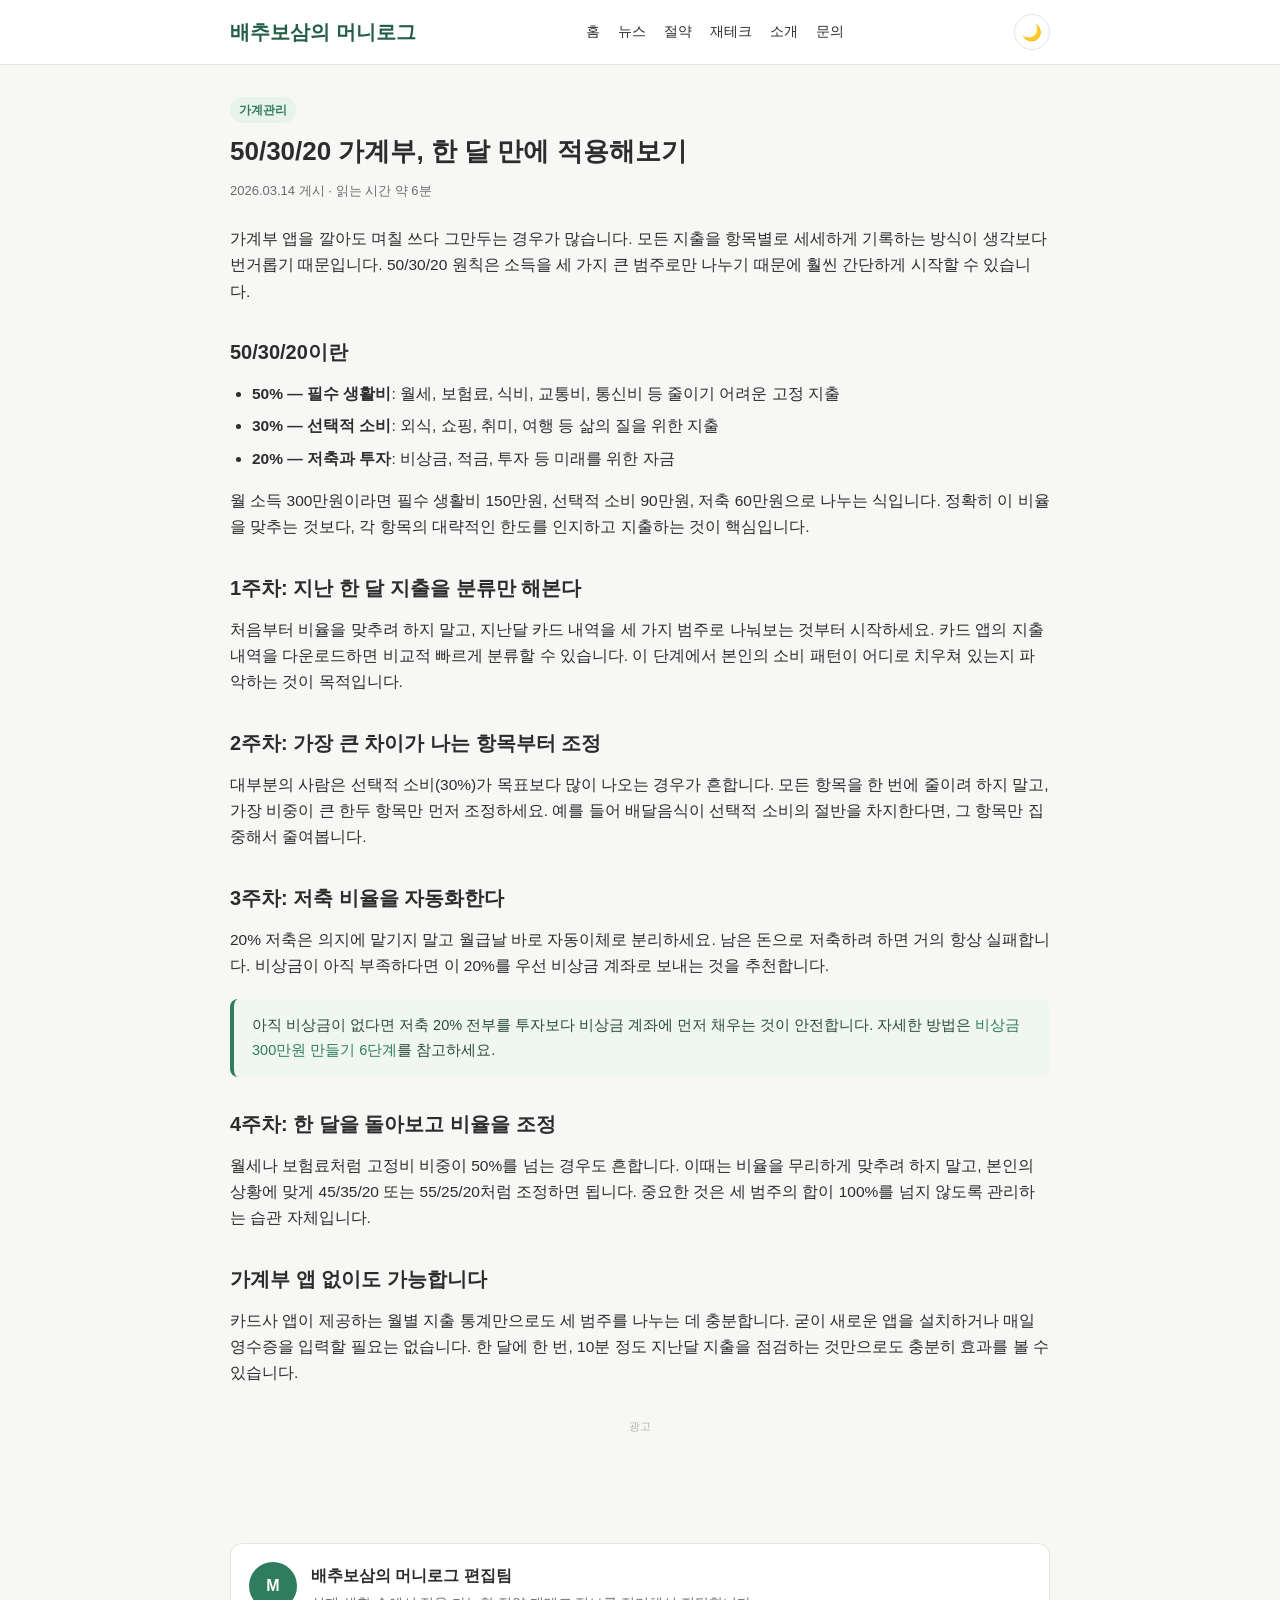
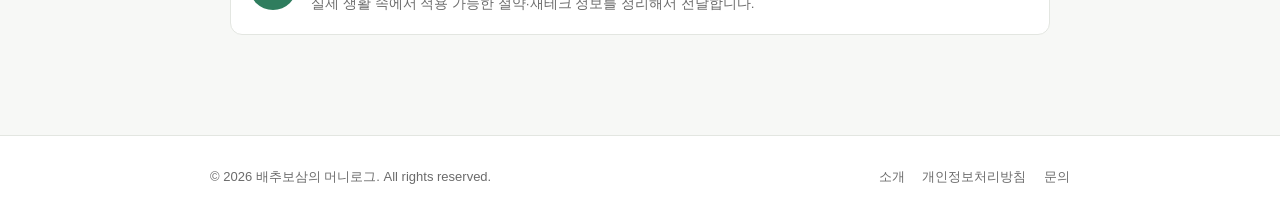
<file: articles/budgeting-method.html>
<!DOCTYPE html>
<html lang="ko">
<head>
<meta charset="UTF-8">
<script>(function(){var t=localStorage.getItem("theme");if(t==="dark"){document.documentElement.setAttribute("data-theme","dark");}})();</script>
<meta name="google-adsense-account" content="ca-pub-3819932954579285">
<script async src="https://pagead2.googlesyndication.com/pagead/js/adsbygoogle.js?client=ca-pub-3819932954579285" crossorigin="anonymous"></script>
<meta name="viewport" content="width=device-width, initial-scale=1.0">
<title>50/30/20 가계부, 한 달 만에 적용해보기 | 배추보삼의 머니로그</title>
<meta name="description" content="복잡한 엑셀 가계부 대신 소득을 세 가지로 나누는 50/30/20 원칙으로 지출을 통제하는 방법을 설명합니다.">
<link rel="canonical" href="https://example.com/articles/budgeting-method.html">
<meta property="og:site_name" content="배추보삼의 머니로그">
<meta property="og:title" content="50/30/20 가계부, 한 달 만에 적용해보기 | 배추보삼의 머니로그">
<meta property="og:description" content="복잡한 엑셀 가계부 대신 소득을 세 가지로 나누는 50/30/20 원칙으로 지출을 통제하는 방법을 설명합니다.">
<meta property="og:url" content="https://example.com/articles/budgeting-method.html">
<meta property="og:type" content="website">
<meta name="twitter:card" content="summary">
<meta name="twitter:title" content="50/30/20 가계부, 한 달 만에 적용해보기 | 배추보삼의 머니로그">
<meta name="twitter:description" content="복잡한 엑셀 가계부 대신 소득을 세 가지로 나누는 50/30/20 원칙으로 지출을 통제하는 방법을 설명합니다.">
<link rel="stylesheet" href="../css/style.css">
</head>
<body>

<header class="site-header">
  <div class="nav-wrap">
    <a class="logo" href="../index.html">배추보삼의 머니<span>로그</span></a>
    <nav class="main-nav">
      <a href="../index.html">홈</a>
      <a href="../news.html">뉴스</a>
      <a href="emergency-fund.html">절약</a>
      <a href="savings-vs-deposit.html">재테크</a>
      <a href="../about.html">소개</a>
      <a href="../contact.html">문의</a>
    </nav>
    <button id="theme-toggle" class="theme-toggle" aria-label="다크모드 전환" type="button"><span class="icon-light">🌙</span><span class="icon-dark">☀️</span></button>
  </div>
</header>

<main>
  <article>
    <div class="article-header">
      <span class="category">가계관리</span>
      <h1>50/30/20 가계부, 한 달 만에 적용해보기</h1>
      <div class="meta">2026.03.14 게시 · 읽는 시간 약 6분</div>
    </div>

    <div class="article-body">
      <p>가계부 앱을 깔아도 며칠 쓰다 그만두는 경우가 많습니다. 모든 지출을 항목별로 세세하게 기록하는 방식이 생각보다 번거롭기 때문입니다. 50/30/20 원칙은 소득을 세 가지 큰 범주로만 나누기 때문에 훨씬 간단하게 시작할 수 있습니다.</p>

      <h2>50/30/20이란</h2>
      <ul>
        <li><strong>50% — 필수 생활비</strong>: 월세, 보험료, 식비, 교통비, 통신비 등 줄이기 어려운 고정 지출</li>
        <li><strong>30% — 선택적 소비</strong>: 외식, 쇼핑, 취미, 여행 등 삶의 질을 위한 지출</li>
        <li><strong>20% — 저축과 투자</strong>: 비상금, 적금, 투자 등 미래를 위한 자금</li>
      </ul>
      <p>월 소득 300만원이라면 필수 생활비 150만원, 선택적 소비 90만원, 저축 60만원으로 나누는 식입니다. 정확히 이 비율을 맞추는 것보다, 각 항목의 대략적인 한도를 인지하고 지출하는 것이 핵심입니다.</p>

      <h2>1주차: 지난 한 달 지출을 분류만 해본다</h2>
      <p>처음부터 비율을 맞추려 하지 말고, 지난달 카드 내역을 세 가지 범주로 나눠보는 것부터 시작하세요. 카드 앱의 지출 내역을 다운로드하면 비교적 빠르게 분류할 수 있습니다. 이 단계에서 본인의 소비 패턴이 어디로 치우쳐 있는지 파악하는 것이 목적입니다.</p>

      <h2>2주차: 가장 큰 차이가 나는 항목부터 조정</h2>
      <p>대부분의 사람은 선택적 소비(30%)가 목표보다 많이 나오는 경우가 흔합니다. 모든 항목을 한 번에 줄이려 하지 말고, 가장 비중이 큰 한두 항목만 먼저 조정하세요. 예를 들어 배달음식이 선택적 소비의 절반을 차지한다면, 그 항목만 집중해서 줄여봅니다.</p>

      <h2>3주차: 저축 비율을 자동화한다</h2>
      <p>20% 저축은 의지에 맡기지 말고 월급날 바로 자동이체로 분리하세요. 남은 돈으로 저축하려 하면 거의 항상 실패합니다. 비상금이 아직 부족하다면 이 20%를 우선 비상금 계좌로 보내는 것을 추천합니다.</p>

      <div class="callout">아직 비상금이 없다면 저축 20% 전부를 투자보다 비상금 계좌에 먼저 채우는 것이 안전합니다. 자세한 방법은 <a href="emergency-fund.html">비상금 300만원 만들기 6단계</a>를 참고하세요.</div>

      <h2>4주차: 한 달을 돌아보고 비율을 조정</h2>
      <p>월세나 보험료처럼 고정비 비중이 50%를 넘는 경우도 흔합니다. 이때는 비율을 무리하게 맞추려 하지 말고, 본인의 상황에 맞게 45/35/20 또는 55/25/20처럼 조정하면 됩니다. 중요한 것은 세 범주의 합이 100%를 넘지 않도록 관리하는 습관 자체입니다.</p>

      <h2>가계부 앱 없이도 가능합니다</h2>
      <p>카드사 앱이 제공하는 월별 지출 통계만으로도 세 범주를 나누는 데 충분합니다. 굳이 새로운 앱을 설치하거나 매일 영수증을 입력할 필요는 없습니다. 한 달에 한 번, 10분 정도 지난달 지출을 점검하는 것만으로도 충분히 효과를 볼 수 있습니다.</p>
    </div>

    <div class="ad-slot">
      <div class="ad-label">광고</div>
    </div>

    <div class="author-box">
      <div class="avatar">M</div>
      <div>
        <div class="name">배추보삼의 머니로그 편집팀</div>
        <div class="bio">실제 생활 속에서 적용 가능한 절약·재테크 정보를 정리해서 전달합니다.</div>
      </div>
    </div>
  </article>
</main>

<footer class="site-footer">
  <div class="footer-wrap">
    <div>&copy; 2026 배추보삼의 머니로그. All rights reserved.</div>
    <div class="footer-links">
      <a href="../about.html">소개</a>
      <a href="../privacy.html">개인정보처리방침</a>
      <a href="../contact.html">문의</a>
    </div>
  </div>
</footer>

<script src="../js/theme.js"></script>
</body>
</html>
</file>
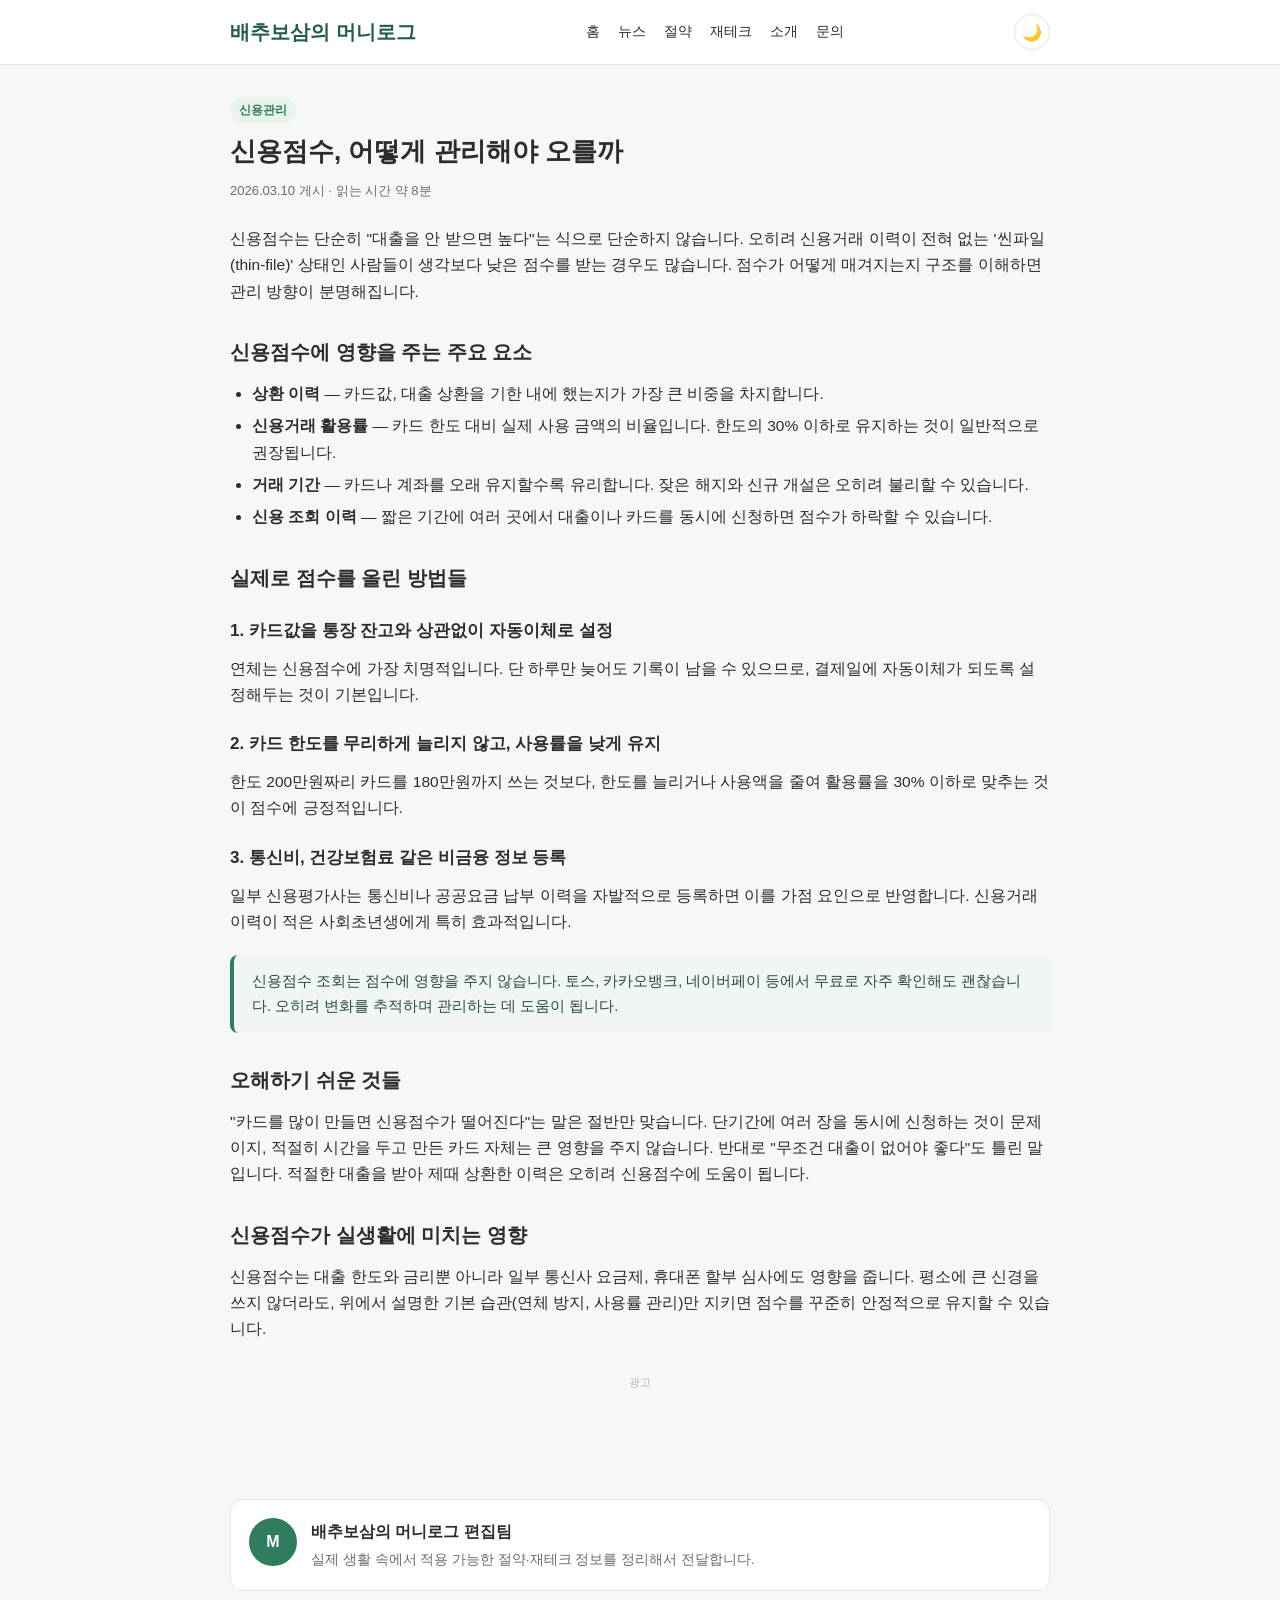
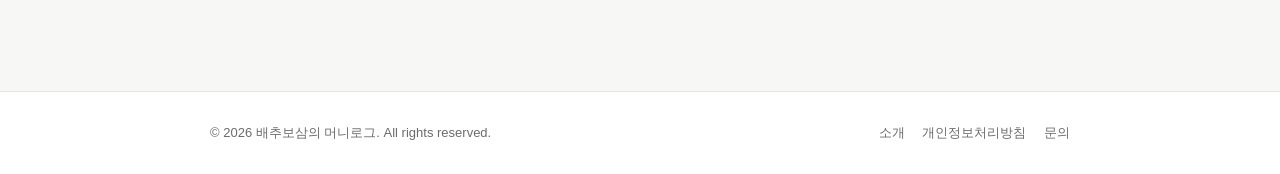
<file: articles/credit-score.html>
<!DOCTYPE html>
<html lang="ko">
<head>
<meta charset="UTF-8">
<script>(function(){var t=localStorage.getItem("theme");if(t==="dark"){document.documentElement.setAttribute("data-theme","dark");}})();</script>
<meta name="google-adsense-account" content="ca-pub-3819932954579285">
<script async src="https://pagead2.googlesyndication.com/pagead/js/adsbygoogle.js?client=ca-pub-3819932954579285" crossorigin="anonymous"></script>
<meta name="viewport" content="width=device-width, initial-scale=1.0">
<title>신용점수, 어떻게 관리해야 오를까 | 배추보삼의 머니로그</title>
<meta name="description" content="카드 사용 습관과 대출 이력이 신용점수에 미치는 영향과 점수를 올리는 실질적인 방법을 정리합니다.">
<link rel="canonical" href="https://example.com/articles/credit-score.html">
<meta property="og:site_name" content="배추보삼의 머니로그">
<meta property="og:title" content="신용점수, 어떻게 관리해야 오를까 | 배추보삼의 머니로그">
<meta property="og:description" content="카드 사용 습관과 대출 이력이 신용점수에 미치는 영향과 점수를 올리는 실질적인 방법을 정리합니다.">
<meta property="og:url" content="https://example.com/articles/credit-score.html">
<meta property="og:type" content="website">
<meta name="twitter:card" content="summary">
<meta name="twitter:title" content="신용점수, 어떻게 관리해야 오를까 | 배추보삼의 머니로그">
<meta name="twitter:description" content="카드 사용 습관과 대출 이력이 신용점수에 미치는 영향과 점수를 올리는 실질적인 방법을 정리합니다.">
<link rel="stylesheet" href="../css/style.css">
</head>
<body>

<header class="site-header">
  <div class="nav-wrap">
    <a class="logo" href="../index.html">배추보삼의 머니<span>로그</span></a>
    <nav class="main-nav">
      <a href="../index.html">홈</a>
      <a href="../news.html">뉴스</a>
      <a href="emergency-fund.html">절약</a>
      <a href="savings-vs-deposit.html">재테크</a>
      <a href="../about.html">소개</a>
      <a href="../contact.html">문의</a>
    </nav>
    <button id="theme-toggle" class="theme-toggle" aria-label="다크모드 전환" type="button"><span class="icon-light">🌙</span><span class="icon-dark">☀️</span></button>
  </div>
</header>

<main>
  <article>
    <div class="article-header">
      <span class="category">신용관리</span>
      <h1>신용점수, 어떻게 관리해야 오를까</h1>
      <div class="meta">2026.03.10 게시 · 읽는 시간 약 8분</div>
    </div>

    <div class="article-body">
      <p>신용점수는 단순히 "대출을 안 받으면 높다"는 식으로 단순하지 않습니다. 오히려 신용거래 이력이 전혀 없는 '씬파일(thin-file)' 상태인 사람들이 생각보다 낮은 점수를 받는 경우도 많습니다. 점수가 어떻게 매겨지는지 구조를 이해하면 관리 방향이 분명해집니다.</p>

      <h2>신용점수에 영향을 주는 주요 요소</h2>
      <ul>
        <li><strong>상환 이력</strong> — 카드값, 대출 상환을 기한 내에 했는지가 가장 큰 비중을 차지합니다.</li>
        <li><strong>신용거래 활용률</strong> — 카드 한도 대비 실제 사용 금액의 비율입니다. 한도의 30% 이하로 유지하는 것이 일반적으로 권장됩니다.</li>
        <li><strong>거래 기간</strong> — 카드나 계좌를 오래 유지할수록 유리합니다. 잦은 해지와 신규 개설은 오히려 불리할 수 있습니다.</li>
        <li><strong>신용 조회 이력</strong> — 짧은 기간에 여러 곳에서 대출이나 카드를 동시에 신청하면 점수가 하락할 수 있습니다.</li>
      </ul>

      <h2>실제로 점수를 올린 방법들</h2>
      <h3>1. 카드값을 통장 잔고와 상관없이 자동이체로 설정</h3>
      <p>연체는 신용점수에 가장 치명적입니다. 단 하루만 늦어도 기록이 남을 수 있으므로, 결제일에 자동이체가 되도록 설정해두는 것이 기본입니다.</p>

      <h3>2. 카드 한도를 무리하게 늘리지 않고, 사용률을 낮게 유지</h3>
      <p>한도 200만원짜리 카드를 180만원까지 쓰는 것보다, 한도를 늘리거나 사용액을 줄여 활용률을 30% 이하로 맞추는 것이 점수에 긍정적입니다.</p>

      <h3>3. 통신비, 건강보험료 같은 비금융 정보 등록</h3>
      <p>일부 신용평가사는 통신비나 공공요금 납부 이력을 자발적으로 등록하면 이를 가점 요인으로 반영합니다. 신용거래 이력이 적은 사회초년생에게 특히 효과적입니다.</p>

      <div class="callout">신용점수 조회는 점수에 영향을 주지 않습니다. 토스, 카카오뱅크, 네이버페이 등에서 무료로 자주 확인해도 괜찮습니다. 오히려 변화를 추적하며 관리하는 데 도움이 됩니다.</div>

      <h2>오해하기 쉬운 것들</h2>
      <p>"카드를 많이 만들면 신용점수가 떨어진다"는 말은 절반만 맞습니다. 단기간에 여러 장을 동시에 신청하는 것이 문제이지, 적절히 시간을 두고 만든 카드 자체는 큰 영향을 주지 않습니다. 반대로 "무조건 대출이 없어야 좋다"도 틀린 말입니다. 적절한 대출을 받아 제때 상환한 이력은 오히려 신용점수에 도움이 됩니다.</p>

      <h2>신용점수가 실생활에 미치는 영향</h2>
      <p>신용점수는 대출 한도와 금리뿐 아니라 일부 통신사 요금제, 휴대폰 할부 심사에도 영향을 줍니다. 평소에 큰 신경을 쓰지 않더라도, 위에서 설명한 기본 습관(연체 방지, 사용률 관리)만 지키면 점수를 꾸준히 안정적으로 유지할 수 있습니다.</p>
    </div>

    <div class="ad-slot">
      <div class="ad-label">광고</div>
    </div>

    <div class="author-box">
      <div class="avatar">M</div>
      <div>
        <div class="name">배추보삼의 머니로그 편집팀</div>
        <div class="bio">실제 생활 속에서 적용 가능한 절약·재테크 정보를 정리해서 전달합니다.</div>
      </div>
    </div>
  </article>
</main>

<footer class="site-footer">
  <div class="footer-wrap">
    <div>&copy; 2026 배추보삼의 머니로그. All rights reserved.</div>
    <div class="footer-links">
      <a href="../about.html">소개</a>
      <a href="../privacy.html">개인정보처리방침</a>
      <a href="../contact.html">문의</a>
    </div>
  </div>
</footer>

<script src="../js/theme.js"></script>
</body>
</html>
</file>
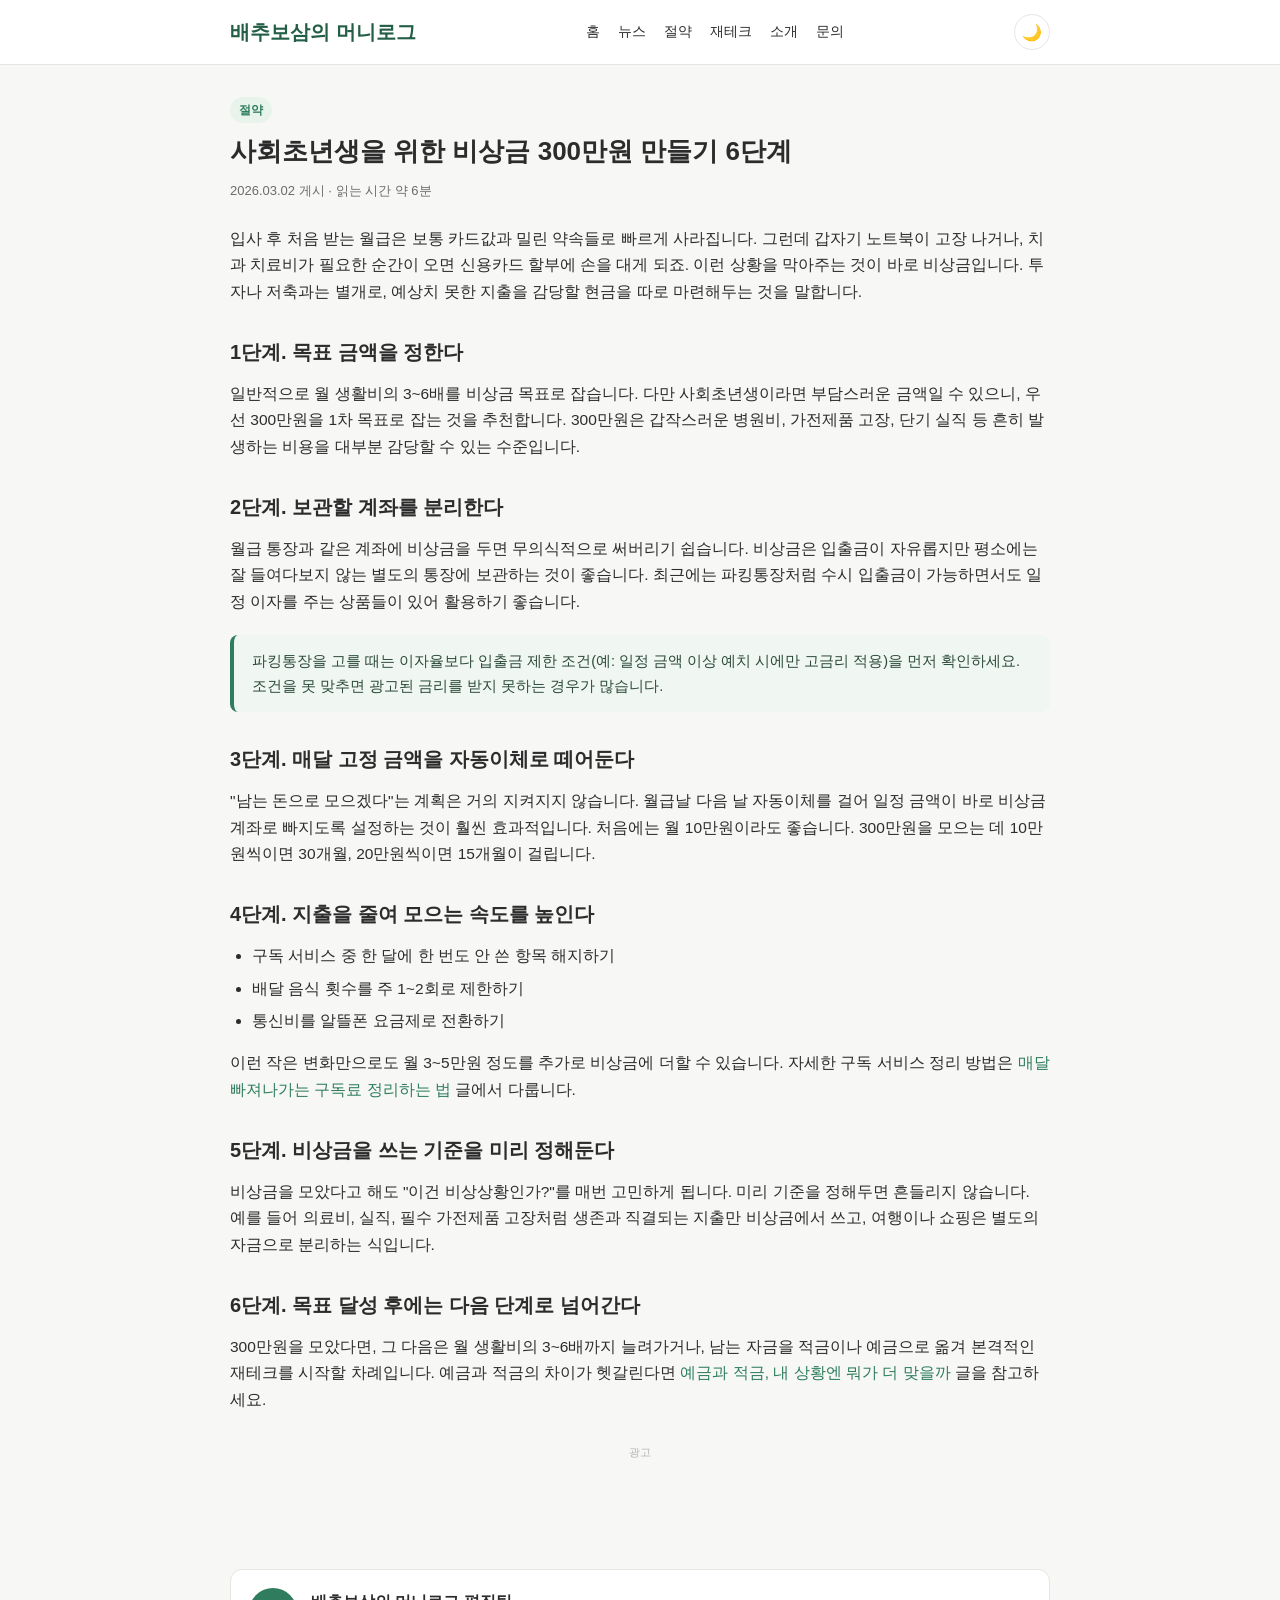
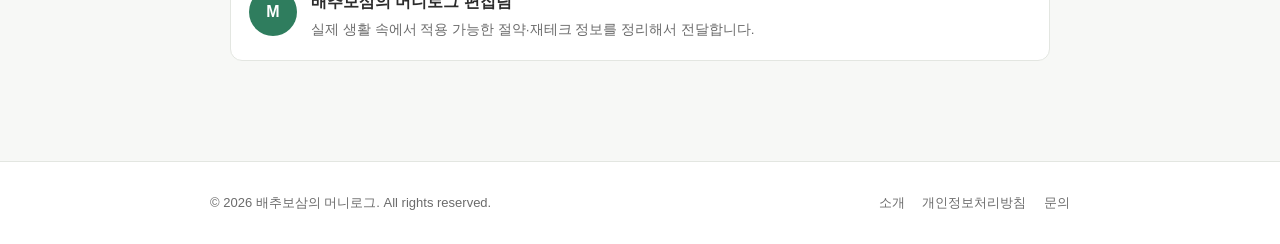
<file: articles/emergency-fund.html>
<!DOCTYPE html>
<html lang="ko">
<head>
<meta charset="UTF-8">
<script>(function(){var t=localStorage.getItem("theme");if(t==="dark"){document.documentElement.setAttribute("data-theme","dark");}})();</script>
<meta name="google-adsense-account" content="ca-pub-3819932954579285">
<script async src="https://pagead2.googlesyndication.com/pagead/js/adsbygoogle.js?client=ca-pub-3819932954579285" crossorigin="anonymous"></script>
<meta name="viewport" content="width=device-width, initial-scale=1.0">
<title>사회초년생을 위한 비상금 300만원 만들기 6단계 | 배추보삼의 머니로그</title>
<meta name="description" content="갑작스러운 지출에 흔들리지 않는 비상금을 만드는 구체적인 6단계 방법을 정리합니다.">
<link rel="canonical" href="https://example.com/articles/emergency-fund.html">
<meta property="og:site_name" content="배추보삼의 머니로그">
<meta property="og:title" content="사회초년생을 위한 비상금 300만원 만들기 6단계 | 배추보삼의 머니로그">
<meta property="og:description" content="갑작스러운 지출에 흔들리지 않는 비상금을 만드는 구체적인 6단계 방법을 정리합니다.">
<meta property="og:url" content="https://example.com/articles/emergency-fund.html">
<meta property="og:type" content="website">
<meta name="twitter:card" content="summary">
<meta name="twitter:title" content="사회초년생을 위한 비상금 300만원 만들기 6단계 | 배추보삼의 머니로그">
<meta name="twitter:description" content="갑작스러운 지출에 흔들리지 않는 비상금을 만드는 구체적인 6단계 방법을 정리합니다.">
<link rel="stylesheet" href="../css/style.css">
</head>
<body>

<header class="site-header">
  <div class="nav-wrap">
    <a class="logo" href="../index.html">배추보삼의 머니<span>로그</span></a>
    <nav class="main-nav">
      <a href="../index.html">홈</a>
      <a href="../news.html">뉴스</a>
      <a href="emergency-fund.html">절약</a>
      <a href="savings-vs-deposit.html">재테크</a>
      <a href="../about.html">소개</a>
      <a href="../contact.html">문의</a>
    </nav>
    <button id="theme-toggle" class="theme-toggle" aria-label="다크모드 전환" type="button"><span class="icon-light">🌙</span><span class="icon-dark">☀️</span></button>
  </div>
</header>

<main>
  <article>
    <div class="article-header">
      <span class="category">절약</span>
      <h1>사회초년생을 위한 비상금 300만원 만들기 6단계</h1>
      <div class="meta">2026.03.02 게시 · 읽는 시간 약 6분</div>
    </div>

    <div class="article-body">
      <p>입사 후 처음 받는 월급은 보통 카드값과 밀린 약속들로 빠르게 사라집니다. 그런데 갑자기 노트북이 고장 나거나, 치과 치료비가 필요한 순간이 오면 신용카드 할부에 손을 대게 되죠. 이런 상황을 막아주는 것이 바로 비상금입니다. 투자나 저축과는 별개로, 예상치 못한 지출을 감당할 현금을 따로 마련해두는 것을 말합니다.</p>

      <h2>1단계. 목표 금액을 정한다</h2>
      <p>일반적으로 월 생활비의 3~6배를 비상금 목표로 잡습니다. 다만 사회초년생이라면 부담스러운 금액일 수 있으니, 우선 300만원을 1차 목표로 잡는 것을 추천합니다. 300만원은 갑작스러운 병원비, 가전제품 고장, 단기 실직 등 흔히 발생하는 비용을 대부분 감당할 수 있는 수준입니다.</p>

      <h2>2단계. 보관할 계좌를 분리한다</h2>
      <p>월급 통장과 같은 계좌에 비상금을 두면 무의식적으로 써버리기 쉽습니다. 비상금은 입출금이 자유롭지만 평소에는 잘 들여다보지 않는 별도의 통장에 보관하는 것이 좋습니다. 최근에는 파킹통장처럼 수시 입출금이 가능하면서도 일정 이자를 주는 상품들이 있어 활용하기 좋습니다.</p>

      <div class="callout">파킹통장을 고를 때는 이자율보다 입출금 제한 조건(예: 일정 금액 이상 예치 시에만 고금리 적용)을 먼저 확인하세요. 조건을 못 맞추면 광고된 금리를 받지 못하는 경우가 많습니다.</div>

      <h2>3단계. 매달 고정 금액을 자동이체로 떼어둔다</h2>
      <p>"남는 돈으로 모으겠다"는 계획은 거의 지켜지지 않습니다. 월급날 다음 날 자동이체를 걸어 일정 금액이 바로 비상금 계좌로 빠지도록 설정하는 것이 훨씬 효과적입니다. 처음에는 월 10만원이라도 좋습니다. 300만원을 모으는 데 10만원씩이면 30개월, 20만원씩이면 15개월이 걸립니다.</p>

      <h2>4단계. 지출을 줄여 모으는 속도를 높인다</h2>
      <ul>
        <li>구독 서비스 중 한 달에 한 번도 안 쓴 항목 해지하기</li>
        <li>배달 음식 횟수를 주 1~2회로 제한하기</li>
        <li>통신비를 알뜰폰 요금제로 전환하기</li>
      </ul>
      <p>이런 작은 변화만으로도 월 3~5만원 정도를 추가로 비상금에 더할 수 있습니다. 자세한 구독 서비스 정리 방법은 <a href="subscription-audit.html">매달 빠져나가는 구독료 정리하는 법</a> 글에서 다룹니다.</p>

      <h2>5단계. 비상금을 쓰는 기준을 미리 정해둔다</h2>
      <p>비상금을 모았다고 해도 "이건 비상상황인가?"를 매번 고민하게 됩니다. 미리 기준을 정해두면 흔들리지 않습니다. 예를 들어 의료비, 실직, 필수 가전제품 고장처럼 생존과 직결되는 지출만 비상금에서 쓰고, 여행이나 쇼핑은 별도의 자금으로 분리하는 식입니다.</p>

      <h2>6단계. 목표 달성 후에는 다음 단계로 넘어간다</h2>
      <p>300만원을 모았다면, 그 다음은 월 생활비의 3~6배까지 늘려가거나, 남는 자금을 적금이나 예금으로 옮겨 본격적인 재테크를 시작할 차례입니다. 예금과 적금의 차이가 헷갈린다면 <a href="savings-vs-deposit.html">예금과 적금, 내 상황엔 뭐가 더 맞을까</a> 글을 참고하세요.</p>
    </div>

    <div class="ad-slot">
      <div class="ad-label">광고</div>
    </div>

    <div class="author-box">
      <div class="avatar">M</div>
      <div>
        <div class="name">배추보삼의 머니로그 편집팀</div>
        <div class="bio">실제 생활 속에서 적용 가능한 절약·재테크 정보를 정리해서 전달합니다.</div>
      </div>
    </div>
  </article>
</main>

<footer class="site-footer">
  <div class="footer-wrap">
    <div>&copy; 2026 배추보삼의 머니로그. All rights reserved.</div>
    <div class="footer-links">
      <a href="../about.html">소개</a>
      <a href="../privacy.html">개인정보처리방침</a>
      <a href="../contact.html">문의</a>
    </div>
  </div>
</footer>

<script src="../js/theme.js"></script>
</body>
</html>
</file>
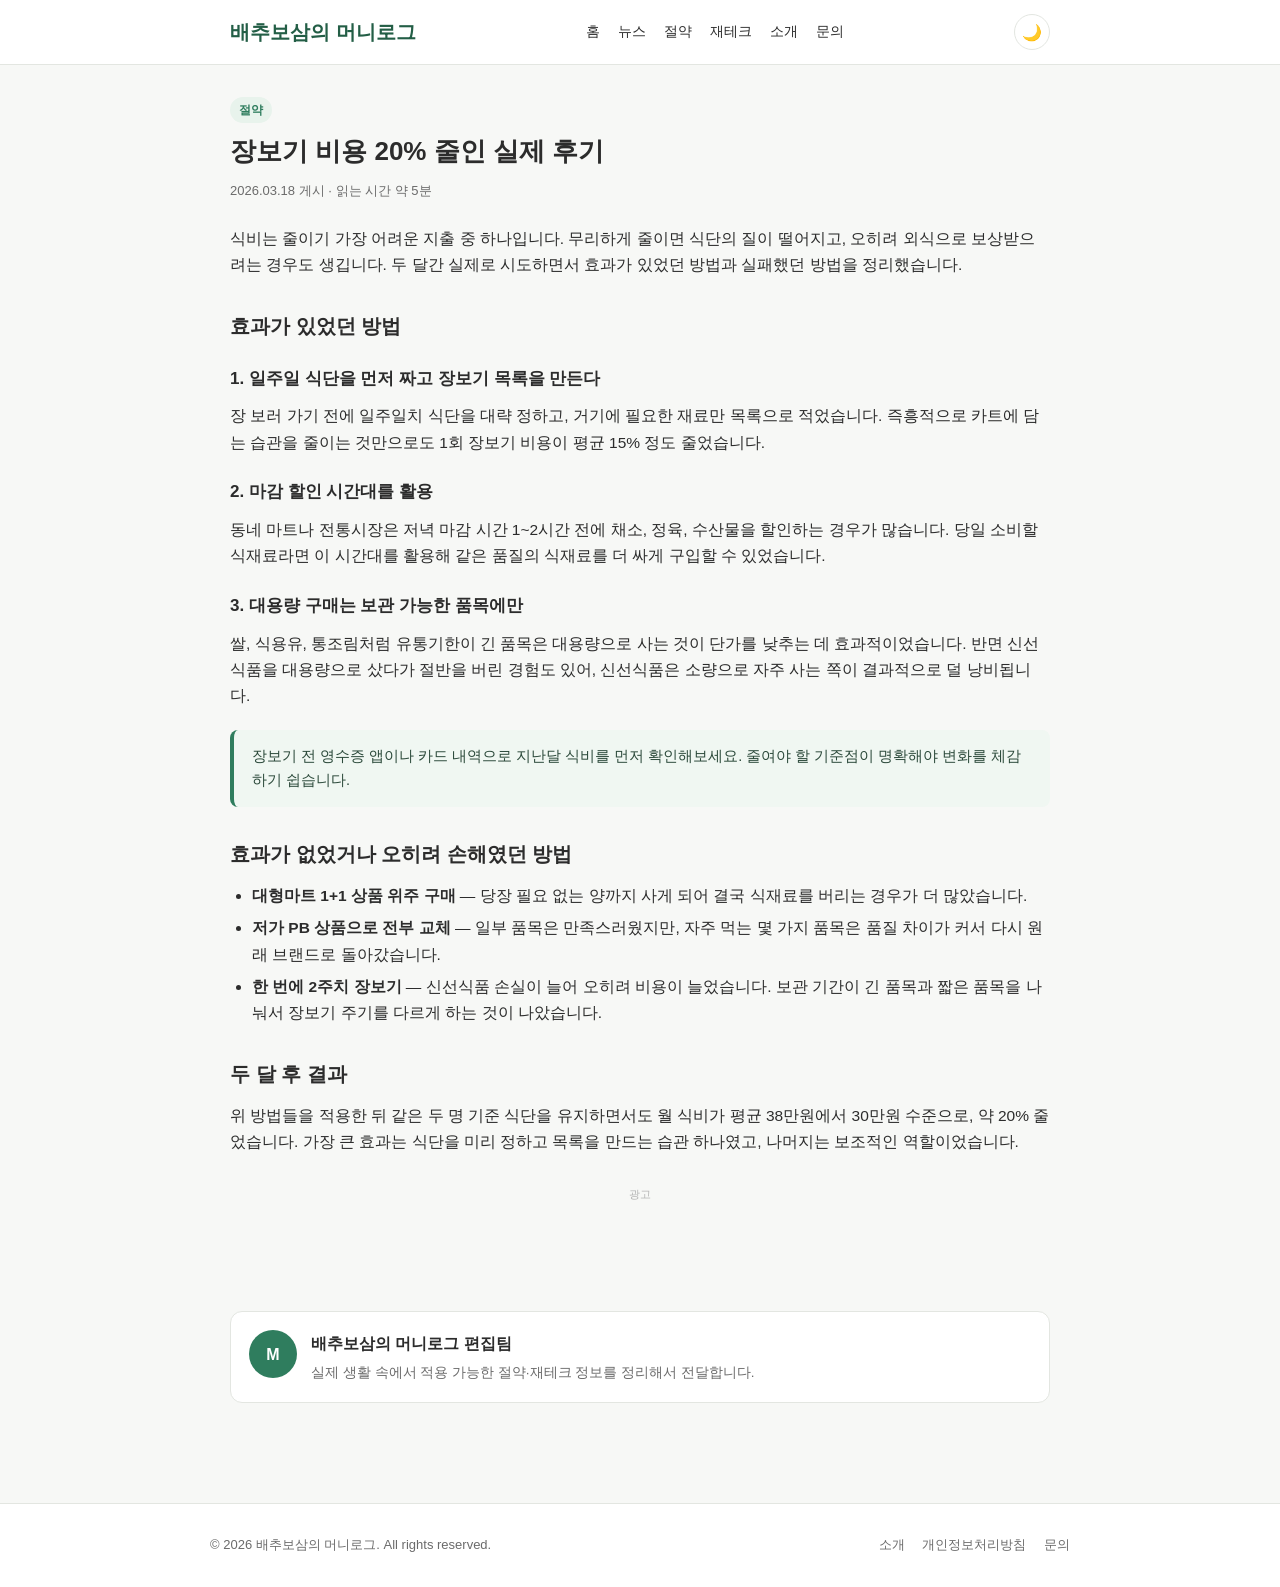
<file: articles/grocery-saving.html>
<!DOCTYPE html>
<html lang="ko">
<head>
<meta charset="UTF-8">
<script>(function(){var t=localStorage.getItem("theme");if(t==="dark"){document.documentElement.setAttribute("data-theme","dark");}})();</script>
<meta name="google-adsense-account" content="ca-pub-3819932954579285">
<script async src="https://pagead2.googlesyndication.com/pagead/js/adsbygoogle.js?client=ca-pub-3819932954579285" crossorigin="anonymous"></script>
<meta name="viewport" content="width=device-width, initial-scale=1.0">
<title>장보기 비용 20% 줄인 실제 후기 | 배추보삼의 머니로그</title>
<meta name="description" content="같은 식단을 유지하면서도 월 식비를 줄인 장보기 전략과 실패했던 시도들을 함께 정리합니다.">
<link rel="canonical" href="https://example.com/articles/grocery-saving.html">
<meta property="og:site_name" content="배추보삼의 머니로그">
<meta property="og:title" content="장보기 비용 20% 줄인 실제 후기 | 배추보삼의 머니로그">
<meta property="og:description" content="같은 식단을 유지하면서도 월 식비를 줄인 장보기 전략과 실패했던 시도들을 함께 정리합니다.">
<meta property="og:url" content="https://example.com/articles/grocery-saving.html">
<meta property="og:type" content="website">
<meta name="twitter:card" content="summary">
<meta name="twitter:title" content="장보기 비용 20% 줄인 실제 후기 | 배추보삼의 머니로그">
<meta name="twitter:description" content="같은 식단을 유지하면서도 월 식비를 줄인 장보기 전략과 실패했던 시도들을 함께 정리합니다.">
<link rel="stylesheet" href="../css/style.css">
</head>
<body>

<header class="site-header">
  <div class="nav-wrap">
    <a class="logo" href="../index.html">배추보삼의 머니<span>로그</span></a>
    <nav class="main-nav">
      <a href="../index.html">홈</a>
      <a href="../news.html">뉴스</a>
      <a href="emergency-fund.html">절약</a>
      <a href="savings-vs-deposit.html">재테크</a>
      <a href="../about.html">소개</a>
      <a href="../contact.html">문의</a>
    </nav>
    <button id="theme-toggle" class="theme-toggle" aria-label="다크모드 전환" type="button"><span class="icon-light">🌙</span><span class="icon-dark">☀️</span></button>
  </div>
</header>

<main>
  <article>
    <div class="article-header">
      <span class="category">절약</span>
      <h1>장보기 비용 20% 줄인 실제 후기</h1>
      <div class="meta">2026.03.18 게시 · 읽는 시간 약 5분</div>
    </div>

    <div class="article-body">
      <p>식비는 줄이기 가장 어려운 지출 중 하나입니다. 무리하게 줄이면 식단의 질이 떨어지고, 오히려 외식으로 보상받으려는 경우도 생깁니다. 두 달간 실제로 시도하면서 효과가 있었던 방법과 실패했던 방법을 정리했습니다.</p>

      <h2>효과가 있었던 방법</h2>
      <h3>1. 일주일 식단을 먼저 짜고 장보기 목록을 만든다</h3>
      <p>장 보러 가기 전에 일주일치 식단을 대략 정하고, 거기에 필요한 재료만 목록으로 적었습니다. 즉흥적으로 카트에 담는 습관을 줄이는 것만으로도 1회 장보기 비용이 평균 15% 정도 줄었습니다.</p>

      <h3>2. 마감 할인 시간대를 활용</h3>
      <p>동네 마트나 전통시장은 저녁 마감 시간 1~2시간 전에 채소, 정육, 수산물을 할인하는 경우가 많습니다. 당일 소비할 식재료라면 이 시간대를 활용해 같은 품질의 식재료를 더 싸게 구입할 수 있었습니다.</p>

      <h3>3. 대용량 구매는 보관 가능한 품목에만</h3>
      <p>쌀, 식용유, 통조림처럼 유통기한이 긴 품목은 대용량으로 사는 것이 단가를 낮추는 데 효과적이었습니다. 반면 신선식품을 대용량으로 샀다가 절반을 버린 경험도 있어, 신선식품은 소량으로 자주 사는 쪽이 결과적으로 덜 낭비됩니다.</p>

      <div class="callout">장보기 전 영수증 앱이나 카드 내역으로 지난달 식비를 먼저 확인해보세요. 줄여야 할 기준점이 명확해야 변화를 체감하기 쉽습니다.</div>

      <h2>효과가 없었거나 오히려 손해였던 방법</h2>
      <ul>
        <li><strong>대형마트 1+1 상품 위주 구매</strong> — 당장 필요 없는 양까지 사게 되어 결국 식재료를 버리는 경우가 더 많았습니다.</li>
        <li><strong>저가 PB 상품으로 전부 교체</strong> — 일부 품목은 만족스러웠지만, 자주 먹는 몇 가지 품목은 품질 차이가 커서 다시 원래 브랜드로 돌아갔습니다.</li>
        <li><strong>한 번에 2주치 장보기</strong> — 신선식품 손실이 늘어 오히려 비용이 늘었습니다. 보관 기간이 긴 품목과 짧은 품목을 나눠서 장보기 주기를 다르게 하는 것이 나았습니다.</li>
      </ul>

      <h2>두 달 후 결과</h2>
      <p>위 방법들을 적용한 뒤 같은 두 명 기준 식단을 유지하면서도 월 식비가 평균 38만원에서 30만원 수준으로, 약 20% 줄었습니다. 가장 큰 효과는 식단을 미리 정하고 목록을 만드는 습관 하나였고, 나머지는 보조적인 역할이었습니다.</p>
    </div>

    <div class="ad-slot">
      <div class="ad-label">광고</div>
    </div>

    <div class="author-box">
      <div class="avatar">M</div>
      <div>
        <div class="name">배추보삼의 머니로그 편집팀</div>
        <div class="bio">실제 생활 속에서 적용 가능한 절약·재테크 정보를 정리해서 전달합니다.</div>
      </div>
    </div>
  </article>
</main>

<footer class="site-footer">
  <div class="footer-wrap">
    <div>&copy; 2026 배추보삼의 머니로그. All rights reserved.</div>
    <div class="footer-links">
      <a href="../about.html">소개</a>
      <a href="../privacy.html">개인정보처리방침</a>
      <a href="../contact.html">문의</a>
    </div>
  </div>
</footer>

<script src="../js/theme.js"></script>
</body>
</html>
</file>
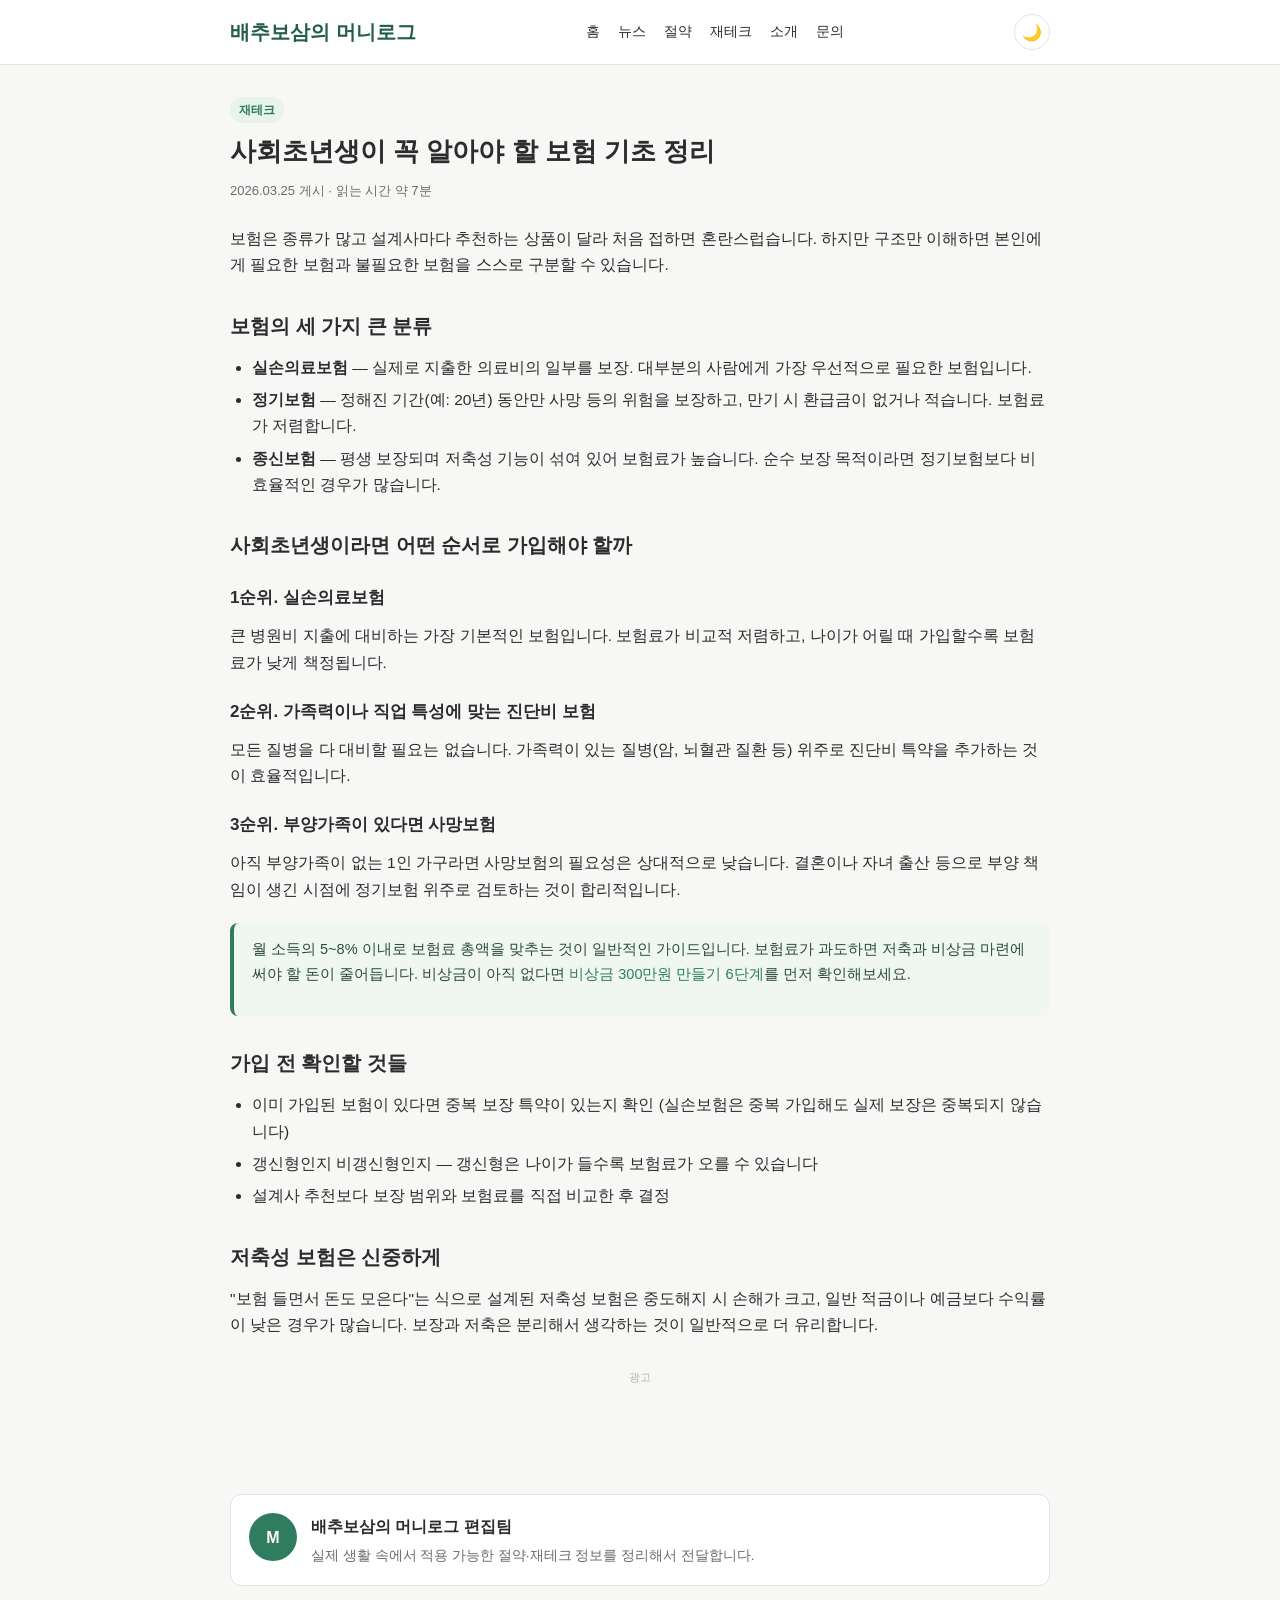
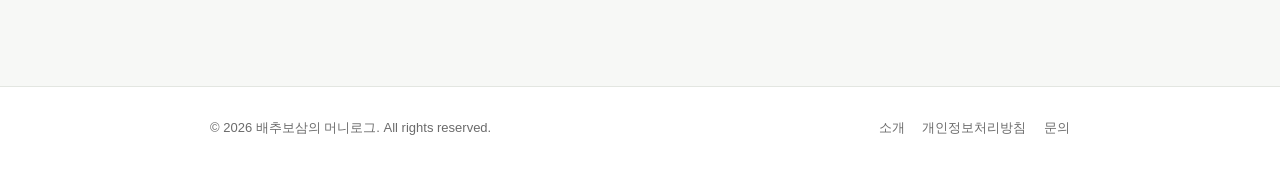
<file: articles/insurance-basics.html>
<!DOCTYPE html>
<html lang="ko">
<head>
<meta charset="UTF-8">
<script>(function(){var t=localStorage.getItem("theme");if(t==="dark"){document.documentElement.setAttribute("data-theme","dark");}})();</script>
<meta name="google-adsense-account" content="ca-pub-3819932954579285">
<script async src="https://pagead2.googlesyndication.com/pagead/js/adsbygoogle.js?client=ca-pub-3819932954579285" crossorigin="anonymous"></script>
<meta name="viewport" content="width=device-width, initial-scale=1.0">
<title>사회초년생이 꼭 알아야 할 보험 기초 정리 | 배추보삼의 머니로그</title>
<meta name="description" content="실손보험, 정기보험, 종신보험의 차이와 사회초년생에게 정말 필요한 보험을 우선순위별로 정리합니다.">
<link rel="canonical" href="https://example.com/articles/insurance-basics.html">
<meta property="og:site_name" content="배추보삼의 머니로그">
<meta property="og:title" content="사회초년생이 꼭 알아야 할 보험 기초 정리 | 배추보삼의 머니로그">
<meta property="og:description" content="실손보험, 정기보험, 종신보험의 차이와 사회초년생에게 정말 필요한 보험을 우선순위별로 정리합니다.">
<meta property="og:url" content="https://example.com/articles/insurance-basics.html">
<meta property="og:type" content="website">
<meta name="twitter:card" content="summary">
<meta name="twitter:title" content="사회초년생이 꼭 알아야 할 보험 기초 정리 | 배추보삼의 머니로그">
<meta name="twitter:description" content="실손보험, 정기보험, 종신보험의 차이와 사회초년생에게 정말 필요한 보험을 우선순위별로 정리합니다.">
<link rel="stylesheet" href="../css/style.css">
</head>
<body>

<header class="site-header">
  <div class="nav-wrap">
    <a class="logo" href="../index.html">배추보삼의 머니<span>로그</span></a>
    <nav class="main-nav">
      <a href="../index.html">홈</a>
      <a href="../news.html">뉴스</a>
      <a href="emergency-fund.html">절약</a>
      <a href="savings-vs-deposit.html">재테크</a>
      <a href="../about.html">소개</a>
      <a href="../contact.html">문의</a>
    </nav>
    <button id="theme-toggle" class="theme-toggle" aria-label="다크모드 전환" type="button"><span class="icon-light">🌙</span><span class="icon-dark">☀️</span></button>
  </div>
</header>

<main>
  <article>
    <div class="article-header">
      <span class="category">재테크</span>
      <h1>사회초년생이 꼭 알아야 할 보험 기초 정리</h1>
      <div class="meta">2026.03.25 게시 · 읽는 시간 약 7분</div>
    </div>

    <div class="article-body">
      <p>보험은 종류가 많고 설계사마다 추천하는 상품이 달라 처음 접하면 혼란스럽습니다. 하지만 구조만 이해하면 본인에게 필요한 보험과 불필요한 보험을 스스로 구분할 수 있습니다.</p>

      <h2>보험의 세 가지 큰 분류</h2>
      <ul>
        <li><strong>실손의료보험</strong> — 실제로 지출한 의료비의 일부를 보장. 대부분의 사람에게 가장 우선적으로 필요한 보험입니다.</li>
        <li><strong>정기보험</strong> — 정해진 기간(예: 20년) 동안만 사망 등의 위험을 보장하고, 만기 시 환급금이 없거나 적습니다. 보험료가 저렴합니다.</li>
        <li><strong>종신보험</strong> — 평생 보장되며 저축성 기능이 섞여 있어 보험료가 높습니다. 순수 보장 목적이라면 정기보험보다 비효율적인 경우가 많습니다.</li>
      </ul>

      <h2>사회초년생이라면 어떤 순서로 가입해야 할까</h2>
      <h3>1순위. 실손의료보험</h3>
      <p>큰 병원비 지출에 대비하는 가장 기본적인 보험입니다. 보험료가 비교적 저렴하고, 나이가 어릴 때 가입할수록 보험료가 낮게 책정됩니다.</p>

      <h3>2순위. 가족력이나 직업 특성에 맞는 진단비 보험</h3>
      <p>모든 질병을 다 대비할 필요는 없습니다. 가족력이 있는 질병(암, 뇌혈관 질환 등) 위주로 진단비 특약을 추가하는 것이 효율적입니다.</p>

      <h3>3순위. 부양가족이 있다면 사망보험</h3>
      <p>아직 부양가족이 없는 1인 가구라면 사망보험의 필요성은 상대적으로 낮습니다. 결혼이나 자녀 출산 등으로 부양 책임이 생긴 시점에 정기보험 위주로 검토하는 것이 합리적입니다.</p>

      <div class="callout">월 소득의 5~8% 이내로 보험료 총액을 맞추는 것이 일반적인 가이드입니다. 보험료가 과도하면 저축과 비상금 마련에 써야 할 돈이 줄어듭니다. 비상금이 아직 없다면 <a href="emergency-fund.html">비상금 300만원 만들기 6단계</a>를 먼저 확인해보세요.</p></div>

      <h2>가입 전 확인할 것들</h2>
      <ul>
        <li>이미 가입된 보험이 있다면 중복 보장 특약이 있는지 확인 (실손보험은 중복 가입해도 실제 보장은 중복되지 않습니다)</li>
        <li>갱신형인지 비갱신형인지 — 갱신형은 나이가 들수록 보험료가 오를 수 있습니다</li>
        <li>설계사 추천보다 보장 범위와 보험료를 직접 비교한 후 결정</li>
      </ul>

      <h2>저축성 보험은 신중하게</h2>
      <p>"보험 들면서 돈도 모은다"는 식으로 설계된 저축성 보험은 중도해지 시 손해가 크고, 일반 적금이나 예금보다 수익률이 낮은 경우가 많습니다. 보장과 저축은 분리해서 생각하는 것이 일반적으로 더 유리합니다.</p>
    </div>

    <div class="ad-slot">
      <div class="ad-label">광고</div>
    </div>

    <div class="author-box">
      <div class="avatar">M</div>
      <div>
        <div class="name">배추보삼의 머니로그 편집팀</div>
        <div class="bio">실제 생활 속에서 적용 가능한 절약·재테크 정보를 정리해서 전달합니다.</div>
      </div>
    </div>
  </article>
</main>

<footer class="site-footer">
  <div class="footer-wrap">
    <div>&copy; 2026 배추보삼의 머니로그. All rights reserved.</div>
    <div class="footer-links">
      <a href="../about.html">소개</a>
      <a href="../privacy.html">개인정보처리방침</a>
      <a href="../contact.html">문의</a>
    </div>
  </div>
</footer>

<script src="../js/theme.js"></script>
</body>
</html>
</file>
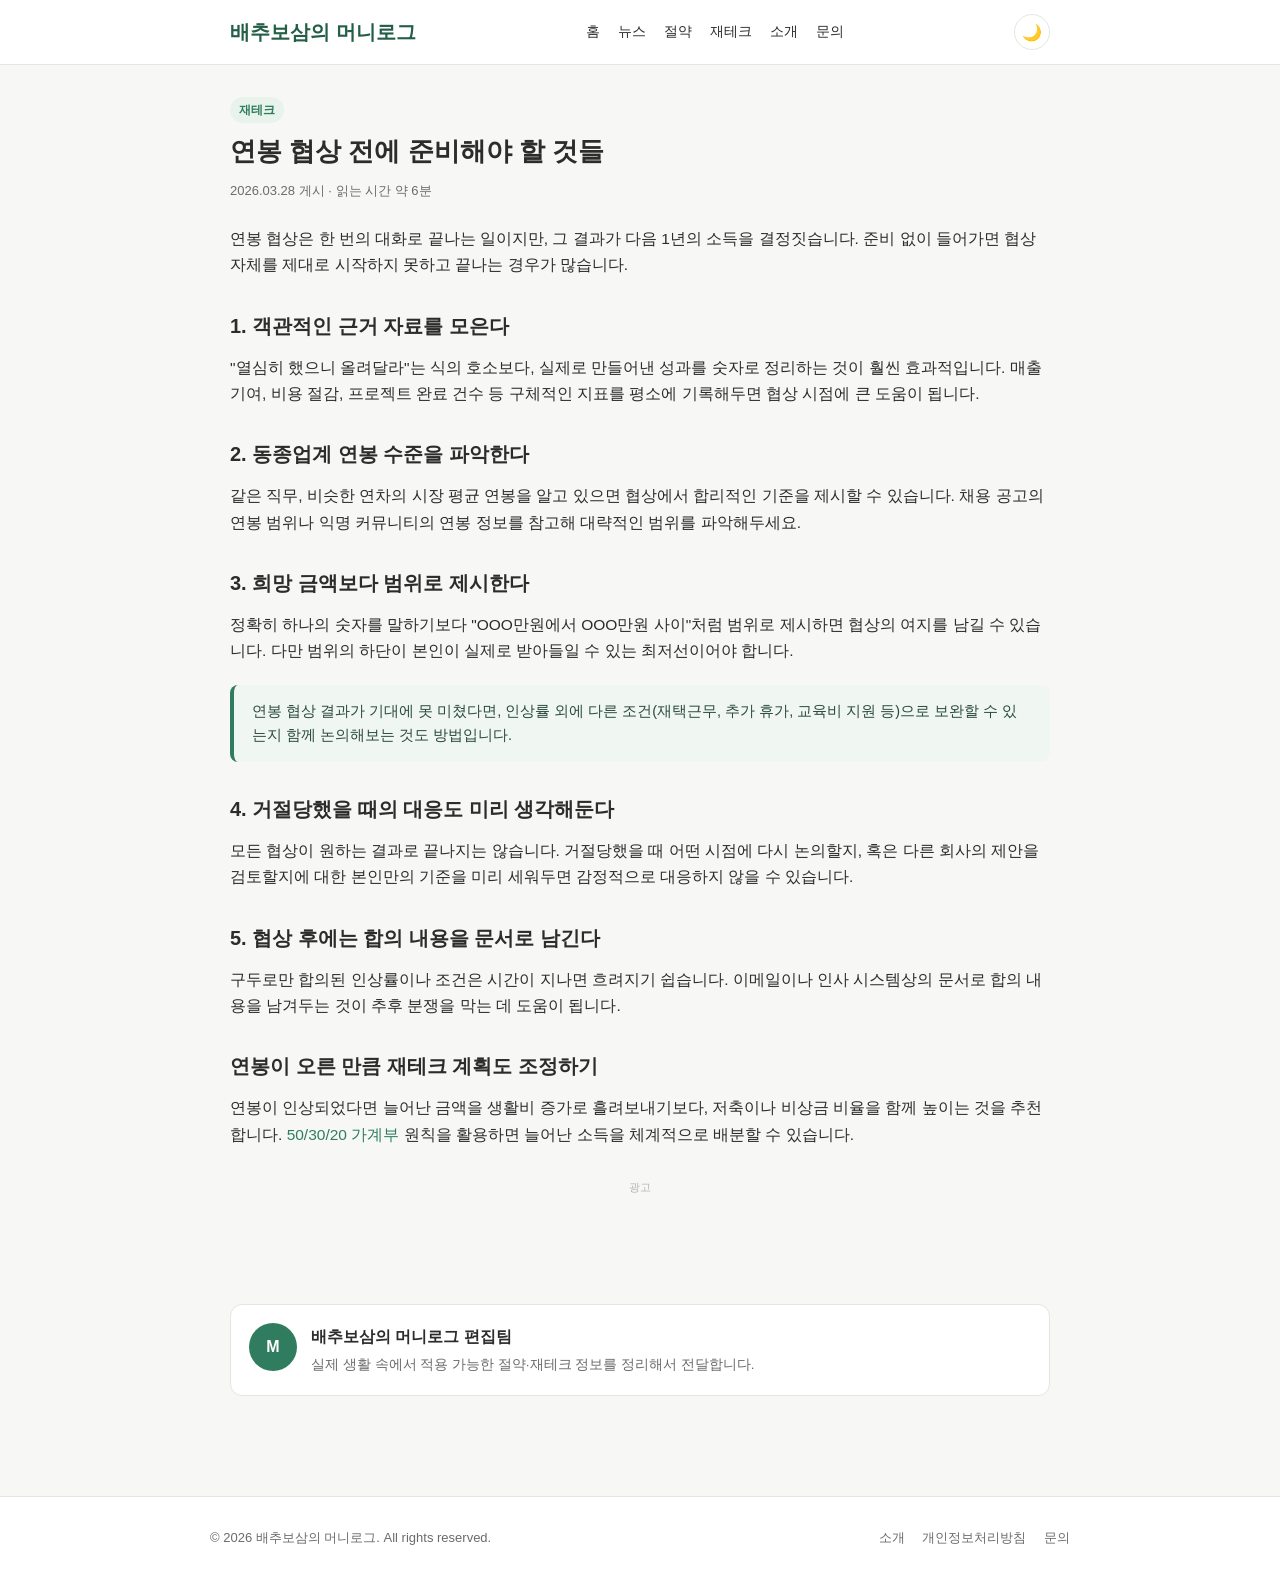
<file: articles/salary-negotiation.html>
<!DOCTYPE html>
<html lang="ko">
<head>
<meta charset="UTF-8">
<script>(function(){var t=localStorage.getItem("theme");if(t==="dark"){document.documentElement.setAttribute("data-theme","dark");}})();</script>
<meta name="google-adsense-account" content="ca-pub-3819932954579285">
<script async src="https://pagead2.googlesyndication.com/pagead/js/adsbygoogle.js?client=ca-pub-3819932954579285" crossorigin="anonymous"></script>
<meta name="viewport" content="width=device-width, initial-scale=1.0">
<title>연봉 협상 전에 준비해야 할 것들 | 배추보삼의 머니로그</title>
<meta name="description" content="연봉 협상에서 흔히 놓치는 준비 사항과 실제로 효과가 있었던 협상 방법을 정리합니다.">
<link rel="canonical" href="https://example.com/articles/salary-negotiation.html">
<meta property="og:site_name" content="배추보삼의 머니로그">
<meta property="og:title" content="연봉 협상 전에 준비해야 할 것들 | 배추보삼의 머니로그">
<meta property="og:description" content="연봉 협상에서 흔히 놓치는 준비 사항과 실제로 효과가 있었던 협상 방법을 정리합니다.">
<meta property="og:url" content="https://example.com/articles/salary-negotiation.html">
<meta property="og:type" content="website">
<meta name="twitter:card" content="summary">
<meta name="twitter:title" content="연봉 협상 전에 준비해야 할 것들 | 배추보삼의 머니로그">
<meta name="twitter:description" content="연봉 협상에서 흔히 놓치는 준비 사항과 실제로 효과가 있었던 협상 방법을 정리합니다.">
<link rel="stylesheet" href="../css/style.css">
</head>
<body>

<header class="site-header">
  <div class="nav-wrap">
    <a class="logo" href="../index.html">배추보삼의 머니<span>로그</span></a>
    <nav class="main-nav">
      <a href="../index.html">홈</a>
      <a href="../news.html">뉴스</a>
      <a href="emergency-fund.html">절약</a>
      <a href="savings-vs-deposit.html">재테크</a>
      <a href="../about.html">소개</a>
      <a href="../contact.html">문의</a>
    </nav>
    <button id="theme-toggle" class="theme-toggle" aria-label="다크모드 전환" type="button"><span class="icon-light">🌙</span><span class="icon-dark">☀️</span></button>
  </div>
</header>

<main>
  <article>
    <div class="article-header">
      <span class="category">재테크</span>
      <h1>연봉 협상 전에 준비해야 할 것들</h1>
      <div class="meta">2026.03.28 게시 · 읽는 시간 약 6분</div>
    </div>

    <div class="article-body">
      <p>연봉 협상은 한 번의 대화로 끝나는 일이지만, 그 결과가 다음 1년의 소득을 결정짓습니다. 준비 없이 들어가면 협상 자체를 제대로 시작하지 못하고 끝나는 경우가 많습니다.</p>

      <h2>1. 객관적인 근거 자료를 모은다</h2>
      <p>"열심히 했으니 올려달라"는 식의 호소보다, 실제로 만들어낸 성과를 숫자로 정리하는 것이 훨씬 효과적입니다. 매출 기여, 비용 절감, 프로젝트 완료 건수 등 구체적인 지표를 평소에 기록해두면 협상 시점에 큰 도움이 됩니다.</p>

      <h2>2. 동종업계 연봉 수준을 파악한다</h2>
      <p>같은 직무, 비슷한 연차의 시장 평균 연봉을 알고 있으면 협상에서 합리적인 기준을 제시할 수 있습니다. 채용 공고의 연봉 범위나 익명 커뮤니티의 연봉 정보를 참고해 대략적인 범위를 파악해두세요.</p>

      <h2>3. 희망 금액보다 범위로 제시한다</h2>
      <p>정확히 하나의 숫자를 말하기보다 "OOO만원에서 OOO만원 사이"처럼 범위로 제시하면 협상의 여지를 남길 수 있습니다. 다만 범위의 하단이 본인이 실제로 받아들일 수 있는 최저선이어야 합니다.</p>

      <div class="callout">연봉 협상 결과가 기대에 못 미쳤다면, 인상률 외에 다른 조건(재택근무, 추가 휴가, 교육비 지원 등)으로 보완할 수 있는지 함께 논의해보는 것도 방법입니다.</div>

      <h2>4. 거절당했을 때의 대응도 미리 생각해둔다</h2>
      <p>모든 협상이 원하는 결과로 끝나지는 않습니다. 거절당했을 때 어떤 시점에 다시 논의할지, 혹은 다른 회사의 제안을 검토할지에 대한 본인만의 기준을 미리 세워두면 감정적으로 대응하지 않을 수 있습니다.</p>

      <h2>5. 협상 후에는 합의 내용을 문서로 남긴다</h2>
      <p>구두로만 합의된 인상률이나 조건은 시간이 지나면 흐려지기 쉽습니다. 이메일이나 인사 시스템상의 문서로 합의 내용을 남겨두는 것이 추후 분쟁을 막는 데 도움이 됩니다.</p>

      <h2>연봉이 오른 만큼 재테크 계획도 조정하기</h2>
      <p>연봉이 인상되었다면 늘어난 금액을 생활비 증가로 흘려보내기보다, 저축이나 비상금 비율을 함께 높이는 것을 추천합니다. <a href="budgeting-method.html">50/30/20 가계부</a> 원칙을 활용하면 늘어난 소득을 체계적으로 배분할 수 있습니다.</p>
    </div>

    <div class="ad-slot">
      <div class="ad-label">광고</div>
    </div>

    <div class="author-box">
      <div class="avatar">M</div>
      <div>
        <div class="name">배추보삼의 머니로그 편집팀</div>
        <div class="bio">실제 생활 속에서 적용 가능한 절약·재테크 정보를 정리해서 전달합니다.</div>
      </div>
    </div>
  </article>
</main>

<footer class="site-footer">
  <div class="footer-wrap">
    <div>&copy; 2026 배추보삼의 머니로그. All rights reserved.</div>
    <div class="footer-links">
      <a href="../about.html">소개</a>
      <a href="../privacy.html">개인정보처리방침</a>
      <a href="../contact.html">문의</a>
    </div>
  </div>
</footer>

<script src="../js/theme.js"></script>
</body>
</html>
</file>
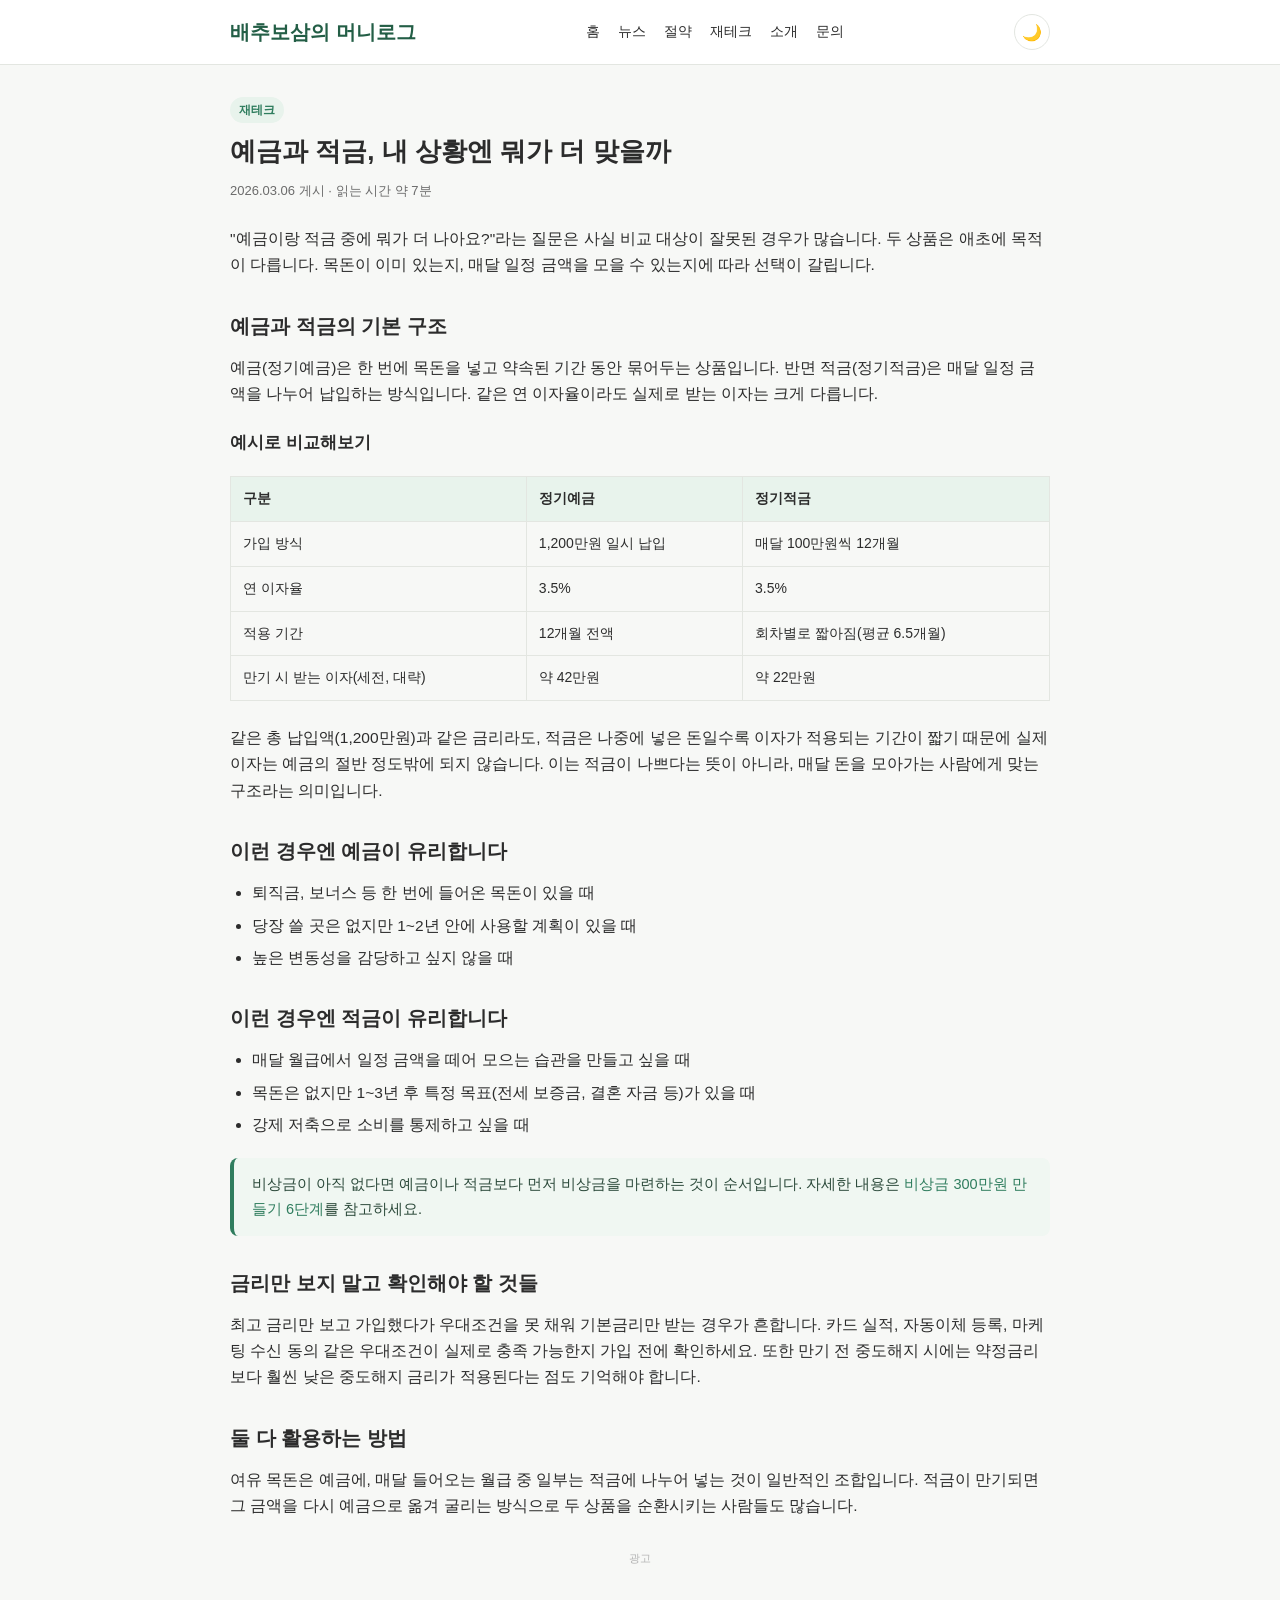
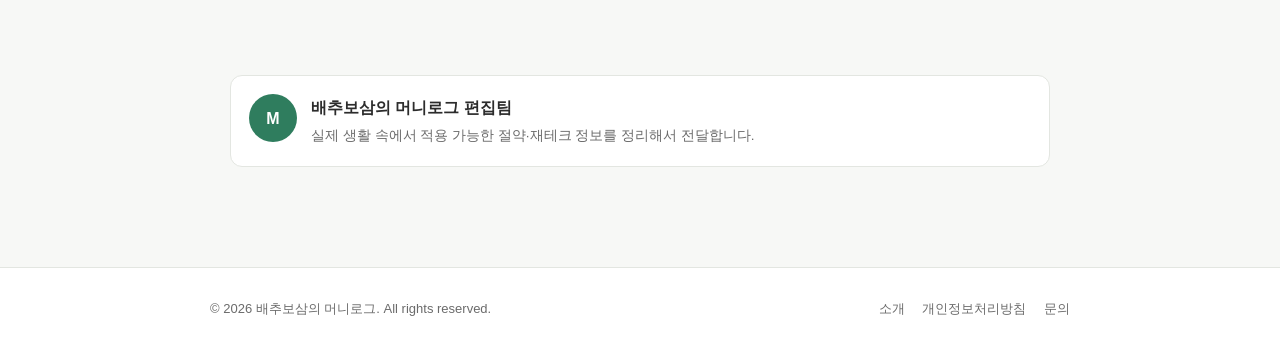
<file: articles/savings-vs-deposit.html>
<!DOCTYPE html>
<html lang="ko">
<head>
<meta charset="UTF-8">
<script>(function(){var t=localStorage.getItem("theme");if(t==="dark"){document.documentElement.setAttribute("data-theme","dark");}})();</script>
<meta name="google-adsense-account" content="ca-pub-3819932954579285">
<script async src="https://pagead2.googlesyndication.com/pagead/js/adsbygoogle.js?client=ca-pub-3819932954579285" crossorigin="anonymous"></script>
<meta name="viewport" content="width=device-width, initial-scale=1.0">
<title>예금과 적금, 내 상황엔 뭐가 더 맞을까 | 배추보삼의 머니로그</title>
<meta name="description" content="예금과 적금의 구조적 차이와 실제 이자 계산 예시를 통해 상황별로 어떤 상품이 유리한지 비교합니다.">
<link rel="canonical" href="https://example.com/articles/savings-vs-deposit.html">
<meta property="og:site_name" content="배추보삼의 머니로그">
<meta property="og:title" content="예금과 적금, 내 상황엔 뭐가 더 맞을까 | 배추보삼의 머니로그">
<meta property="og:description" content="예금과 적금의 구조적 차이와 실제 이자 계산 예시를 통해 상황별로 어떤 상품이 유리한지 비교합니다.">
<meta property="og:url" content="https://example.com/articles/savings-vs-deposit.html">
<meta property="og:type" content="website">
<meta name="twitter:card" content="summary">
<meta name="twitter:title" content="예금과 적금, 내 상황엔 뭐가 더 맞을까 | 배추보삼의 머니로그">
<meta name="twitter:description" content="예금과 적금의 구조적 차이와 실제 이자 계산 예시를 통해 상황별로 어떤 상품이 유리한지 비교합니다.">
<link rel="stylesheet" href="../css/style.css">
</head>
<body>

<header class="site-header">
  <div class="nav-wrap">
    <a class="logo" href="../index.html">배추보삼의 머니<span>로그</span></a>
    <nav class="main-nav">
      <a href="../index.html">홈</a>
      <a href="../news.html">뉴스</a>
      <a href="emergency-fund.html">절약</a>
      <a href="savings-vs-deposit.html">재테크</a>
      <a href="../about.html">소개</a>
      <a href="../contact.html">문의</a>
    </nav>
    <button id="theme-toggle" class="theme-toggle" aria-label="다크모드 전환" type="button"><span class="icon-light">🌙</span><span class="icon-dark">☀️</span></button>
  </div>
</header>

<main>
  <article>
    <div class="article-header">
      <span class="category">재테크</span>
      <h1>예금과 적금, 내 상황엔 뭐가 더 맞을까</h1>
      <div class="meta">2026.03.06 게시 · 읽는 시간 약 7분</div>
    </div>

    <div class="article-body">
      <p>"예금이랑 적금 중에 뭐가 더 나아요?"라는 질문은 사실 비교 대상이 잘못된 경우가 많습니다. 두 상품은 애초에 목적이 다릅니다. 목돈이 이미 있는지, 매달 일정 금액을 모을 수 있는지에 따라 선택이 갈립니다.</p>

      <h2>예금과 적금의 기본 구조</h2>
      <p>예금(정기예금)은 한 번에 목돈을 넣고 약속된 기간 동안 묶어두는 상품입니다. 반면 적금(정기적금)은 매달 일정 금액을 나누어 납입하는 방식입니다. 같은 연 이자율이라도 실제로 받는 이자는 크게 다릅니다.</p>

      <h3>예시로 비교해보기</h3>
      <table class="compare">
        <tr><th>구분</th><th>정기예금</th><th>정기적금</th></tr>
        <tr><td>가입 방식</td><td>1,200만원 일시 납입</td><td>매달 100만원씩 12개월</td></tr>
        <tr><td>연 이자율</td><td>3.5%</td><td>3.5%</td></tr>
        <tr><td>적용 기간</td><td>12개월 전액</td><td>회차별로 짧아짐(평균 6.5개월)</td></tr>
        <tr><td>만기 시 받는 이자(세전, 대략)</td><td>약 42만원</td><td>약 22만원</td></tr>
      </table>
      <p>같은 총 납입액(1,200만원)과 같은 금리라도, 적금은 나중에 넣은 돈일수록 이자가 적용되는 기간이 짧기 때문에 실제 이자는 예금의 절반 정도밖에 되지 않습니다. 이는 적금이 나쁘다는 뜻이 아니라, 매달 돈을 모아가는 사람에게 맞는 구조라는 의미입니다.</p>

      <h2>이런 경우엔 예금이 유리합니다</h2>
      <ul>
        <li>퇴직금, 보너스 등 한 번에 들어온 목돈이 있을 때</li>
        <li>당장 쓸 곳은 없지만 1~2년 안에 사용할 계획이 있을 때</li>
        <li>높은 변동성을 감당하고 싶지 않을 때</li>
      </ul>

      <h2>이런 경우엔 적금이 유리합니다</h2>
      <ul>
        <li>매달 월급에서 일정 금액을 떼어 모으는 습관을 만들고 싶을 때</li>
        <li>목돈은 없지만 1~3년 후 특정 목표(전세 보증금, 결혼 자금 등)가 있을 때</li>
        <li>강제 저축으로 소비를 통제하고 싶을 때</li>
      </ul>

      <div class="callout">비상금이 아직 없다면 예금이나 적금보다 먼저 비상금을 마련하는 것이 순서입니다. 자세한 내용은 <a href="emergency-fund.html">비상금 300만원 만들기 6단계</a>를 참고하세요.</div>

      <h2>금리만 보지 말고 확인해야 할 것들</h2>
      <p>최고 금리만 보고 가입했다가 우대조건을 못 채워 기본금리만 받는 경우가 흔합니다. 카드 실적, 자동이체 등록, 마케팅 수신 동의 같은 우대조건이 실제로 충족 가능한지 가입 전에 확인하세요. 또한 만기 전 중도해지 시에는 약정금리보다 훨씬 낮은 중도해지 금리가 적용된다는 점도 기억해야 합니다.</p>

      <h2>둘 다 활용하는 방법</h2>
      <p>여유 목돈은 예금에, 매달 들어오는 월급 중 일부는 적금에 나누어 넣는 것이 일반적인 조합입니다. 적금이 만기되면 그 금액을 다시 예금으로 옮겨 굴리는 방식으로 두 상품을 순환시키는 사람들도 많습니다.</p>
    </div>

    <div class="ad-slot">
      <div class="ad-label">광고</div>
    </div>

    <div class="author-box">
      <div class="avatar">M</div>
      <div>
        <div class="name">배추보삼의 머니로그 편집팀</div>
        <div class="bio">실제 생활 속에서 적용 가능한 절약·재테크 정보를 정리해서 전달합니다.</div>
      </div>
    </div>
  </article>
</main>

<footer class="site-footer">
  <div class="footer-wrap">
    <div>&copy; 2026 배추보삼의 머니로그. All rights reserved.</div>
    <div class="footer-links">
      <a href="../about.html">소개</a>
      <a href="../privacy.html">개인정보처리방침</a>
      <a href="../contact.html">문의</a>
    </div>
  </div>
</footer>

<script src="../js/theme.js"></script>
</body>
</html>
</file>
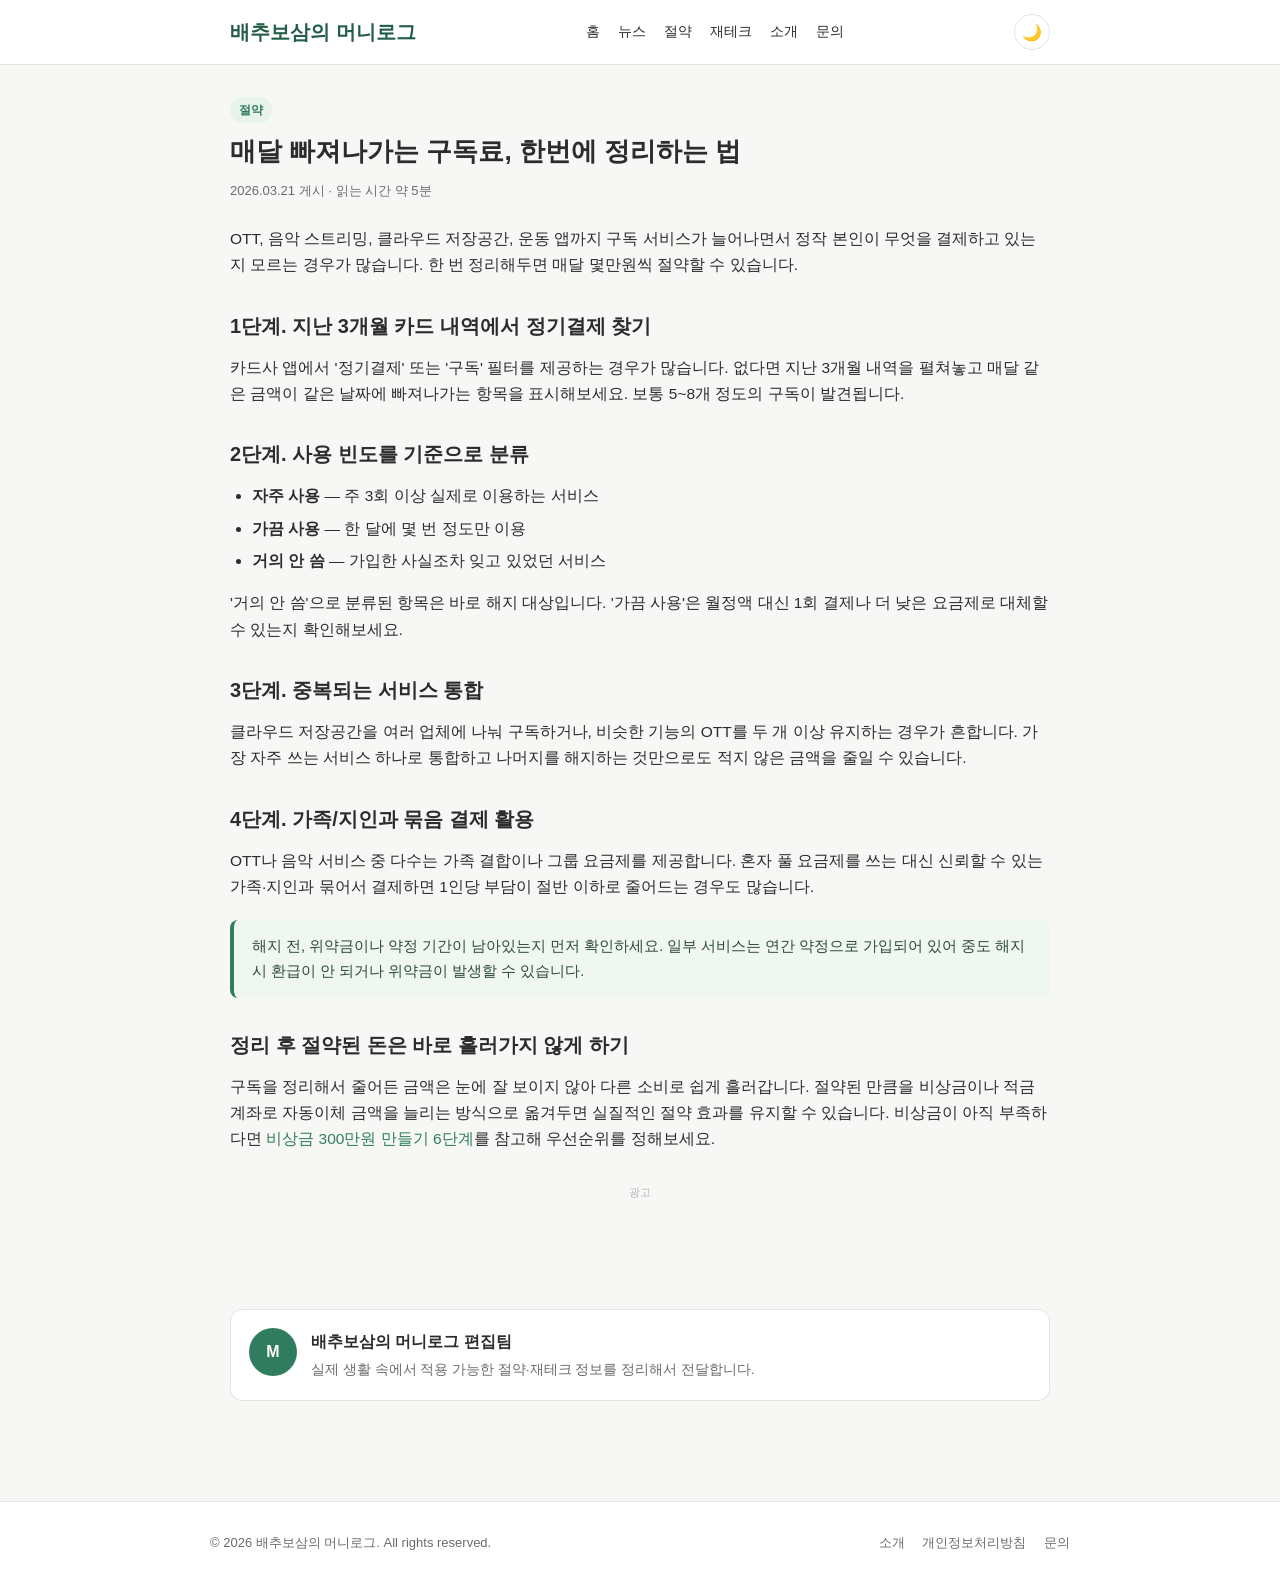
<file: articles/subscription-audit.html>
<!DOCTYPE html>
<html lang="ko">
<head>
<meta charset="UTF-8">
<script>(function(){var t=localStorage.getItem("theme");if(t==="dark"){document.documentElement.setAttribute("data-theme","dark");}})();</script>
<meta name="google-adsense-account" content="ca-pub-3819932954579285">
<script async src="https://pagead2.googlesyndication.com/pagead/js/adsbygoogle.js?client=ca-pub-3819932954579285" crossorigin="anonymous"></script>
<meta name="viewport" content="width=device-width, initial-scale=1.0">
<title>매달 빠져나가는 구독료, 한번에 정리하는 법 | 배추보삼의 머니로그</title>
<meta name="description" content="잊고 있던 구독 서비스를 찾아내고 정리할 기준을 세우는 방법을 정리합니다.">
<link rel="canonical" href="https://example.com/articles/subscription-audit.html">
<meta property="og:site_name" content="배추보삼의 머니로그">
<meta property="og:title" content="매달 빠져나가는 구독료, 한번에 정리하는 법 | 배추보삼의 머니로그">
<meta property="og:description" content="잊고 있던 구독 서비스를 찾아내고 정리할 기준을 세우는 방법을 정리합니다.">
<meta property="og:url" content="https://example.com/articles/subscription-audit.html">
<meta property="og:type" content="website">
<meta name="twitter:card" content="summary">
<meta name="twitter:title" content="매달 빠져나가는 구독료, 한번에 정리하는 법 | 배추보삼의 머니로그">
<meta name="twitter:description" content="잊고 있던 구독 서비스를 찾아내고 정리할 기준을 세우는 방법을 정리합니다.">
<link rel="stylesheet" href="../css/style.css">
</head>
<body>

<header class="site-header">
  <div class="nav-wrap">
    <a class="logo" href="../index.html">배추보삼의 머니<span>로그</span></a>
    <nav class="main-nav">
      <a href="../index.html">홈</a>
      <a href="../news.html">뉴스</a>
      <a href="emergency-fund.html">절약</a>
      <a href="savings-vs-deposit.html">재테크</a>
      <a href="../about.html">소개</a>
      <a href="../contact.html">문의</a>
    </nav>
    <button id="theme-toggle" class="theme-toggle" aria-label="다크모드 전환" type="button"><span class="icon-light">🌙</span><span class="icon-dark">☀️</span></button>
  </div>
</header>

<main>
  <article>
    <div class="article-header">
      <span class="category">절약</span>
      <h1>매달 빠져나가는 구독료, 한번에 정리하는 법</h1>
      <div class="meta">2026.03.21 게시 · 읽는 시간 약 5분</div>
    </div>

    <div class="article-body">
      <p>OTT, 음악 스트리밍, 클라우드 저장공간, 운동 앱까지 구독 서비스가 늘어나면서 정작 본인이 무엇을 결제하고 있는지 모르는 경우가 많습니다. 한 번 정리해두면 매달 몇만원씩 절약할 수 있습니다.</p>

      <h2>1단계. 지난 3개월 카드 내역에서 정기결제 찾기</h2>
      <p>카드사 앱에서 '정기결제' 또는 '구독' 필터를 제공하는 경우가 많습니다. 없다면 지난 3개월 내역을 펼쳐놓고 매달 같은 금액이 같은 날짜에 빠져나가는 항목을 표시해보세요. 보통 5~8개 정도의 구독이 발견됩니다.</p>

      <h2>2단계. 사용 빈도를 기준으로 분류</h2>
      <ul>
        <li><strong>자주 사용</strong> — 주 3회 이상 실제로 이용하는 서비스</li>
        <li><strong>가끔 사용</strong> — 한 달에 몇 번 정도만 이용</li>
        <li><strong>거의 안 씀</strong> — 가입한 사실조차 잊고 있었던 서비스</li>
      </ul>
      <p>'거의 안 씀'으로 분류된 항목은 바로 해지 대상입니다. '가끔 사용'은 월정액 대신 1회 결제나 더 낮은 요금제로 대체할 수 있는지 확인해보세요.</p>

      <h2>3단계. 중복되는 서비스 통합</h2>
      <p>클라우드 저장공간을 여러 업체에 나눠 구독하거나, 비슷한 기능의 OTT를 두 개 이상 유지하는 경우가 흔합니다. 가장 자주 쓰는 서비스 하나로 통합하고 나머지를 해지하는 것만으로도 적지 않은 금액을 줄일 수 있습니다.</p>

      <h2>4단계. 가족/지인과 묶음 결제 활용</h2>
      <p>OTT나 음악 서비스 중 다수는 가족 결합이나 그룹 요금제를 제공합니다. 혼자 풀 요금제를 쓰는 대신 신뢰할 수 있는 가족·지인과 묶어서 결제하면 1인당 부담이 절반 이하로 줄어드는 경우도 많습니다.</p>

      <div class="callout">해지 전, 위약금이나 약정 기간이 남아있는지 먼저 확인하세요. 일부 서비스는 연간 약정으로 가입되어 있어 중도 해지 시 환급이 안 되거나 위약금이 발생할 수 있습니다.</div>

      <h2>정리 후 절약된 돈은 바로 흘러가지 않게 하기</h2>
      <p>구독을 정리해서 줄어든 금액은 눈에 잘 보이지 않아 다른 소비로 쉽게 흘러갑니다. 절약된 만큼을 비상금이나 적금 계좌로 자동이체 금액을 늘리는 방식으로 옮겨두면 실질적인 절약 효과를 유지할 수 있습니다. 비상금이 아직 부족하다면 <a href="emergency-fund.html">비상금 300만원 만들기 6단계</a>를 참고해 우선순위를 정해보세요.</p>
    </div>

    <div class="ad-slot">
      <div class="ad-label">광고</div>
    </div>

    <div class="author-box">
      <div class="avatar">M</div>
      <div>
        <div class="name">배추보삼의 머니로그 편집팀</div>
        <div class="bio">실제 생활 속에서 적용 가능한 절약·재테크 정보를 정리해서 전달합니다.</div>
      </div>
    </div>
  </article>
</main>

<footer class="site-footer">
  <div class="footer-wrap">
    <div>&copy; 2026 배추보삼의 머니로그. All rights reserved.</div>
    <div class="footer-links">
      <a href="../about.html">소개</a>
      <a href="../privacy.html">개인정보처리방침</a>
      <a href="../contact.html">문의</a>
    </div>
  </div>
</footer>

<script src="../js/theme.js"></script>
</body>
</html>
</file>
<file: css/style.css>
/* 머니로그 공통 스타일시트 */
* { margin: 0; padding: 0; box-sizing: border-box; }

:root {
    --color-primary: #2f7d5e;
    --color-primary-dark: #235e46;
    --color-bg: #f7f8f6;
    --color-surface: #ffffff;
    --color-text: #2c2c2c;
    --color-muted: #6b6b6b;
    --color-border: #e3e6e1;
    --color-callout-bg: #f0f7f2;
    --color-callout-text: #2c4a3b;
    --color-tag-bg: #e8f3ec;
    --max-width: 860px;
}

html[data-theme="dark"] {
    --color-primary: #4fb685;
    --color-primary-dark: #6fcf9e;
    --color-bg: #15181a;
    --color-surface: #1f2326;
    --color-text: #e8e9e6;
    --color-muted: #a0a4a0;
    --color-border: #33383a;
    --color-callout-bg: #1d2a23;
    --color-callout-text: #cfe9da;
    --color-tag-bg: #1d2e25;
}

html { scroll-behavior: smooth; }

body {
    font-family: 'Noto Sans KR', 'Malgun Gothic', -apple-system, BlinkMacSystemFont, sans-serif;
    background-color: var(--color-bg);
    color: var(--color-text);
    line-height: 1.7;
    -webkit-text-size-adjust: 100%;
    transition: background-color 0.2s, color 0.2s;
}

a { color: var(--color-primary); text-decoration: none; }
a:hover { color: var(--color-primary-dark); text-decoration: underline; }

img { max-width: 100%; display: block; }

/* 헤더 / 내비게이션 */
.site-header {
    background-color: var(--color-surface);
    border-bottom: 1px solid var(--color-border);
    position: sticky;
    top: 0;
    z-index: 100;
}

.nav-wrap {
    max-width: var(--max-width);
    margin: 0 auto;
    padding: 14px 20px;
    display: flex;
    align-items: center;
    justify-content: space-between;
    flex-wrap: wrap;
    gap: 10px;
}

.logo {
    font-size: 20px;
    font-weight: 700;
    color: var(--color-primary-dark);
}

.logo span { color: inherit; }

.main-nav { display: flex; gap: 18px; flex-wrap: wrap; }
.main-nav a { color: var(--color-text); font-size: 14px; font-weight: 500; }

/* 본문 레이아웃 */
main {
    max-width: var(--max-width);
    margin: 0 auto;
    padding: 30px 20px 60px;
}

.hero {
    background: linear-gradient(135deg, #2f7d5e, #4caf82);
    color: #ffffff;
    border-radius: 16px;
    padding: 40px 30px;
    margin-bottom: 36px;
}

.hero h1 { font-size: 26px; margin-bottom: 10px; }
.hero p { font-size: 15px; opacity: 0.92; }

.section-title {
    font-size: 19px;
    font-weight: 700;
    margin: 36px 0 16px;
    border-left: 4px solid var(--color-primary);
    padding-left: 10px;
}

/* 글 목록 카드 */
.post-list { display: grid; gap: 16px; }

.post-card {
    background: var(--color-surface);
    border: 1px solid var(--color-border);
    border-radius: 12px;
    padding: 20px;
    transition: box-shadow 0.2s, transform 0.2s;
}

.post-card:hover { box-shadow: 0 4px 14px rgba(0,0,0,0.06); transform: translateY(-2px); }

.post-card .category {
    display: inline-block;
    font-size: 12px;
    color: var(--color-primary);
    background: var(--color-tag-bg);
    padding: 3px 9px;
    border-radius: 20px;
    margin-bottom: 8px;
    font-weight: 600;
}

.post-card h3 { font-size: 17px; margin-bottom: 6px; }
.post-card h3 a { color: var(--color-text); }
.post-card .excerpt { font-size: 14px; color: var(--color-muted); margin-bottom: 8px; }
.post-card .meta { font-size: 12px; color: #9a9a9a; }

/* 글(아티클) 본문 */
.article-header { margin-bottom: 24px; }
.article-header .category { display:inline-block; font-size:12px; color: var(--color-primary); background:var(--color-tag-bg); padding:3px 9px; border-radius:20px; margin-bottom:10px; font-weight:600;}
.article-header h1 { font-size: 26px; margin-bottom: 10px; line-height: 1.4; }
.article-header .meta { font-size: 13px; color: var(--color-muted); }

.article-body h2 { font-size: 20px; margin: 30px 0 12px; }
.article-body h3 { font-size: 17px; margin: 22px 0 10px; }
.article-body p { font-size: 15.5px; margin-bottom: 16px; color: var(--color-text); }
.article-body ul, .article-body ol { margin: 0 0 16px 22px; font-size: 15.5px; }
.article-body li { margin-bottom: 6px; }

.callout {
    background: var(--color-callout-bg);
    border-left: 4px solid var(--color-primary);
    padding: 14px 18px;
    border-radius: 8px;
    font-size: 14.5px;
    margin: 20px 0;
    color: var(--color-callout-text);
}

table.compare {
    width: 100%;
    border-collapse: collapse;
    margin: 18px 0 24px;
    font-size: 14px;
}
table.compare th, table.compare td {
    border: 1px solid var(--color-border);
    padding: 10px 12px;
    text-align: left;
}
table.compare th { background: var(--color-tag-bg); }

/* 광고 영역 */
.ad-slot {
    margin: 30px 0;
    text-align: center;
    min-height: 90px;
}
.ad-slot .ad-label {
    font-size: 11px;
    color: #b3b3b3;
    margin-bottom: 6px;
}

/* 관련 글 / 작성자 박스 */
.related-posts { margin-top: 40px; }
.author-box {
    display: flex;
    gap: 14px;
    align-items: flex-start;
    background: var(--color-surface);
    border: 1px solid var(--color-border);
    border-radius: 12px;
    padding: 18px;
    margin-top: 36px;
}
.author-box .avatar {
    width: 48px; height: 48px; border-radius: 50%;
    background: var(--color-primary);
    color: #fff; display: flex; align-items: center; justify-content: center;
    font-weight: 700; flex-shrink: 0;
}
.author-box .name { font-weight: 700; margin-bottom: 4px; }
.author-box .bio { font-size: 13.5px; color: var(--color-muted); }

/* 푸터 */
.site-footer {
    background: var(--color-surface);
    border-top: 1px solid var(--color-border);
    padding: 30px 20px;
    margin-top: 40px;
}
.footer-wrap {
    max-width: var(--max-width);
    margin: 0 auto;
    display: flex;
    justify-content: space-between;
    flex-wrap: wrap;
    gap: 14px;
    font-size: 13px;
    color: var(--color-muted);
}
.footer-links a { color: var(--color-muted); margin-left: 14px; }
.footer-links a:first-child { margin-left: 0; }

/* 정적 페이지 (소개/정책/문의) */
.static-page h1 { font-size: 24px; margin-bottom: 18px; }
.static-page h2 { font-size: 18px; margin: 24px 0 10px; }
.static-page p, .static-page li { font-size: 15px; color: var(--color-text); margin-bottom: 12px; }
.static-page ul { margin-left: 20px; }

/* 다크모드 토글 버튼 */
.theme-toggle {
    width: 36px;
    height: 36px;
    border-radius: 50%;
    border: 1px solid var(--color-border);
    background: var(--color-surface);
    color: var(--color-text);
    font-size: 16px;
    display: flex;
    align-items: center;
    justify-content: center;
    cursor: pointer;
    flex-shrink: 0;
    transition: background-color 0.2s, color 0.2s, border-color 0.2s;
}
.theme-toggle:hover { border-color: var(--color-primary); }
.theme-toggle .icon-dark { display: none; }
html[data-theme="dark"] .theme-toggle .icon-light { display: none; }
html[data-theme="dark"] .theme-toggle .icon-dark { display: inline; }

@media (max-width: 600px) {
    .hero h1 { font-size: 22px; }
    .footer-wrap { flex-direction: column; }
}
</file>
